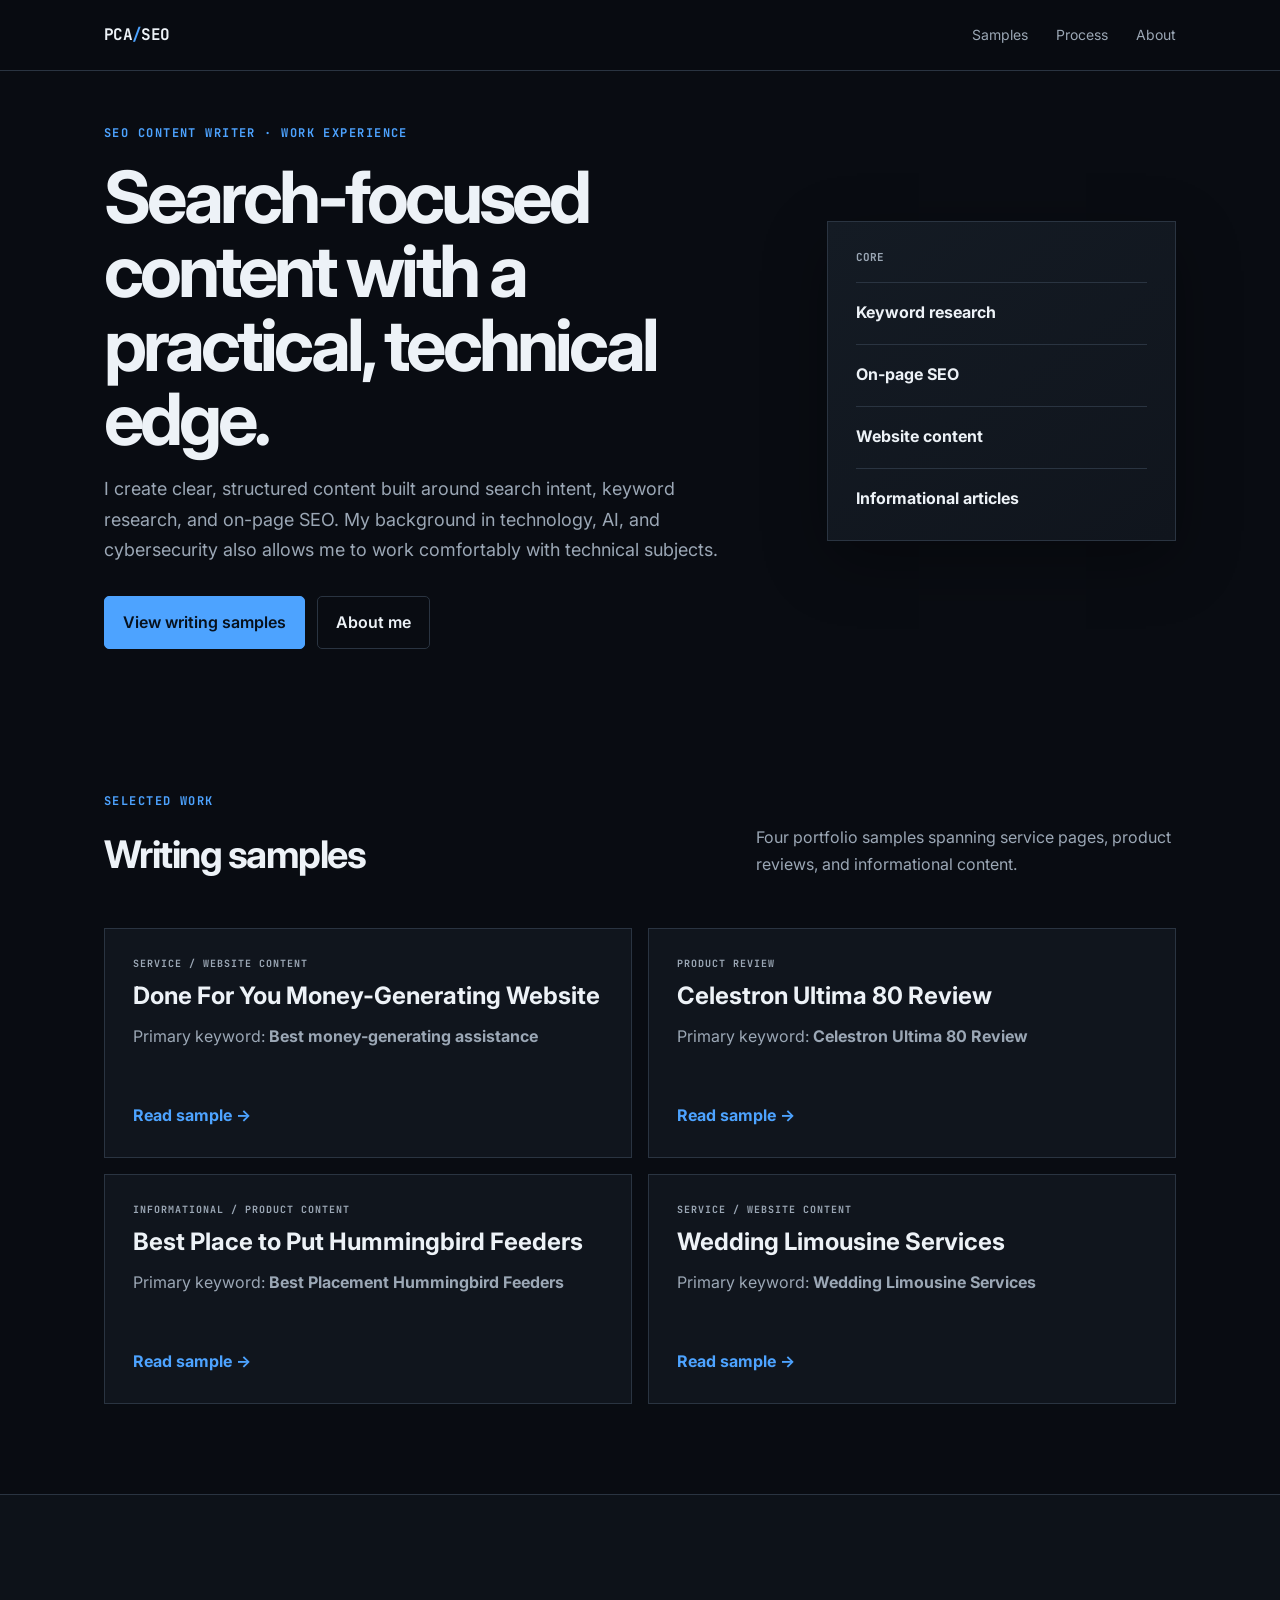
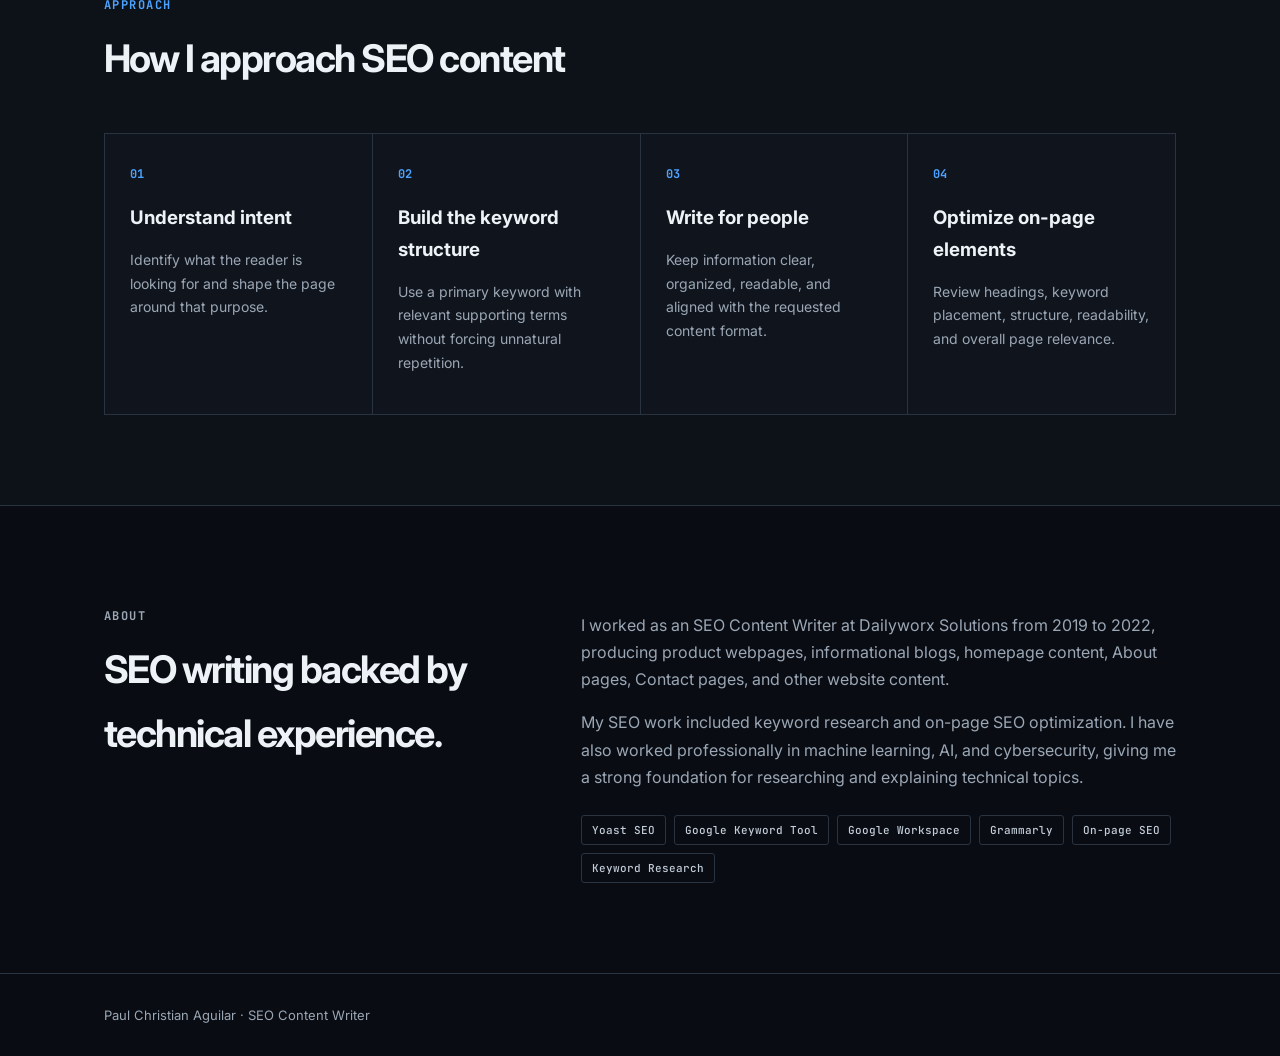
<file: index.html>
<!doctype html><html lang="en"><head><meta charset="utf-8"><meta name="viewport" content="width=device-width,initial-scale=1"><title>Paul Christian Aguilar — SEO Content Writer</title><meta name="description" content="SEO content writing portfolio of Paul Christian Aguilar, covering website copy, product reviews, informational articles, and on-page SEO."><link rel="stylesheet" href="style.css"></head><body><header class="site-header"><div class="wrap nav"><a class="brand" href="index.html">PCA<span>/</span>SEO</a><nav><a href="#samples">Samples</a><a href="#process">Process</a><a href="#about">About</a></nav></div></header><main><section class="hero wrap"><div><p class="eyebrow">SEO CONTENT WRITER · WORK EXPERIENCE</p><h1>Search-focused content with a practical, technical edge.</h1><p class="hero-copy">I create clear, structured content built around search intent, keyword research, and on-page SEO. My background in technology, AI, and cybersecurity also allows me to work comfortably with technical subjects.</p><div class="actions"><a class="btn primary" href="#samples">View writing samples</a><a class="btn" href="#about">About me</a></div></div><div class="hero-panel"><span>CORE</span><strong>Keyword research</strong><strong>On-page SEO</strong><strong>Website content</strong><strong>Informational articles</strong></div></section><section id="samples" class="section wrap"><div class="section-head"><div><p class="eyebrow">SELECTED WORK</p><h2>Writing samples</h2></div><p>Four portfolio samples spanning service pages, product reviews, and informational content.</p></div><div class="grid"><a class="sample-card" href="samples/money-generating-assistance.html"><div class="card-meta">Service / Website Content</div><h3>Done For You Money-Generating Website</h3><p>Primary keyword: <strong>Best money-generating assistance</strong></p><span>Read sample →</span></a><a class="sample-card" href="samples/celestron-ultima-80-review.html"><div class="card-meta">Product Review</div><h3>Celestron Ultima 80 Review</h3><p>Primary keyword: <strong>Celestron Ultima 80 Review</strong></p><span>Read sample →</span></a><a class="sample-card" href="samples/hummingbird-feeder-placement.html"><div class="card-meta">Informational / Product Content</div><h3>Best Place to Put Hummingbird Feeders</h3><p>Primary keyword: <strong>Best Placement Hummingbird Feeders</strong></p><span>Read sample →</span></a><a class="sample-card" href="samples/wedding-limousine-services.html"><div class="card-meta">Service / Website Content</div><h3>Wedding Limousine Services</h3><p>Primary keyword: <strong>Wedding Limousine Services</strong></p><span>Read sample →</span></a></div></section><section id="process" class="section alt"><div class="wrap"><div class="section-head"><div><p class="eyebrow">APPROACH</p><h2>How I approach SEO content</h2></div></div><div class="process-grid"><div><span>01</span><h3>Understand intent</h3><p>Identify what the reader is looking for and shape the page around that purpose.</p></div><div><span>02</span><h3>Build the keyword structure</h3><p>Use a primary keyword with relevant supporting terms without forcing unnatural repetition.</p></div><div><span>03</span><h3>Write for people</h3><p>Keep information clear, organized, readable, and aligned with the requested content format.</p></div><div><span>04</span><h3>Optimize on-page elements</h3><p>Review headings, keyword placement, structure, readability, and overall page relevance.</p></div></div></div></section><section id="about" class="section wrap about"><div><p class="eyebrow">ABOUT</p><h2>SEO writing backed by technical experience.</h2></div><div><p>I worked as an SEO Content Writer at Dailyworx Solutions from 2019 to 2022, producing product webpages, informational blogs, homepage content, About pages, Contact pages, and other website content.</p><p>My SEO work included keyword research and on-page SEO optimization. I have also worked professionally in machine learning, AI, and cybersecurity, giving me a strong foundation for researching and explaining technical topics.</p><div class="chips"><span>Yoast SEO</span><span>Google Keyword Tool</span><span>Google Workspace</span><span>Grammarly</span><span>On-page SEO</span><span>Keyword Research</span></div></div></section></main><footer><div class="wrap">Paul Christian Aguilar · SEO Content Writer</div></footer></body></html>
</file>
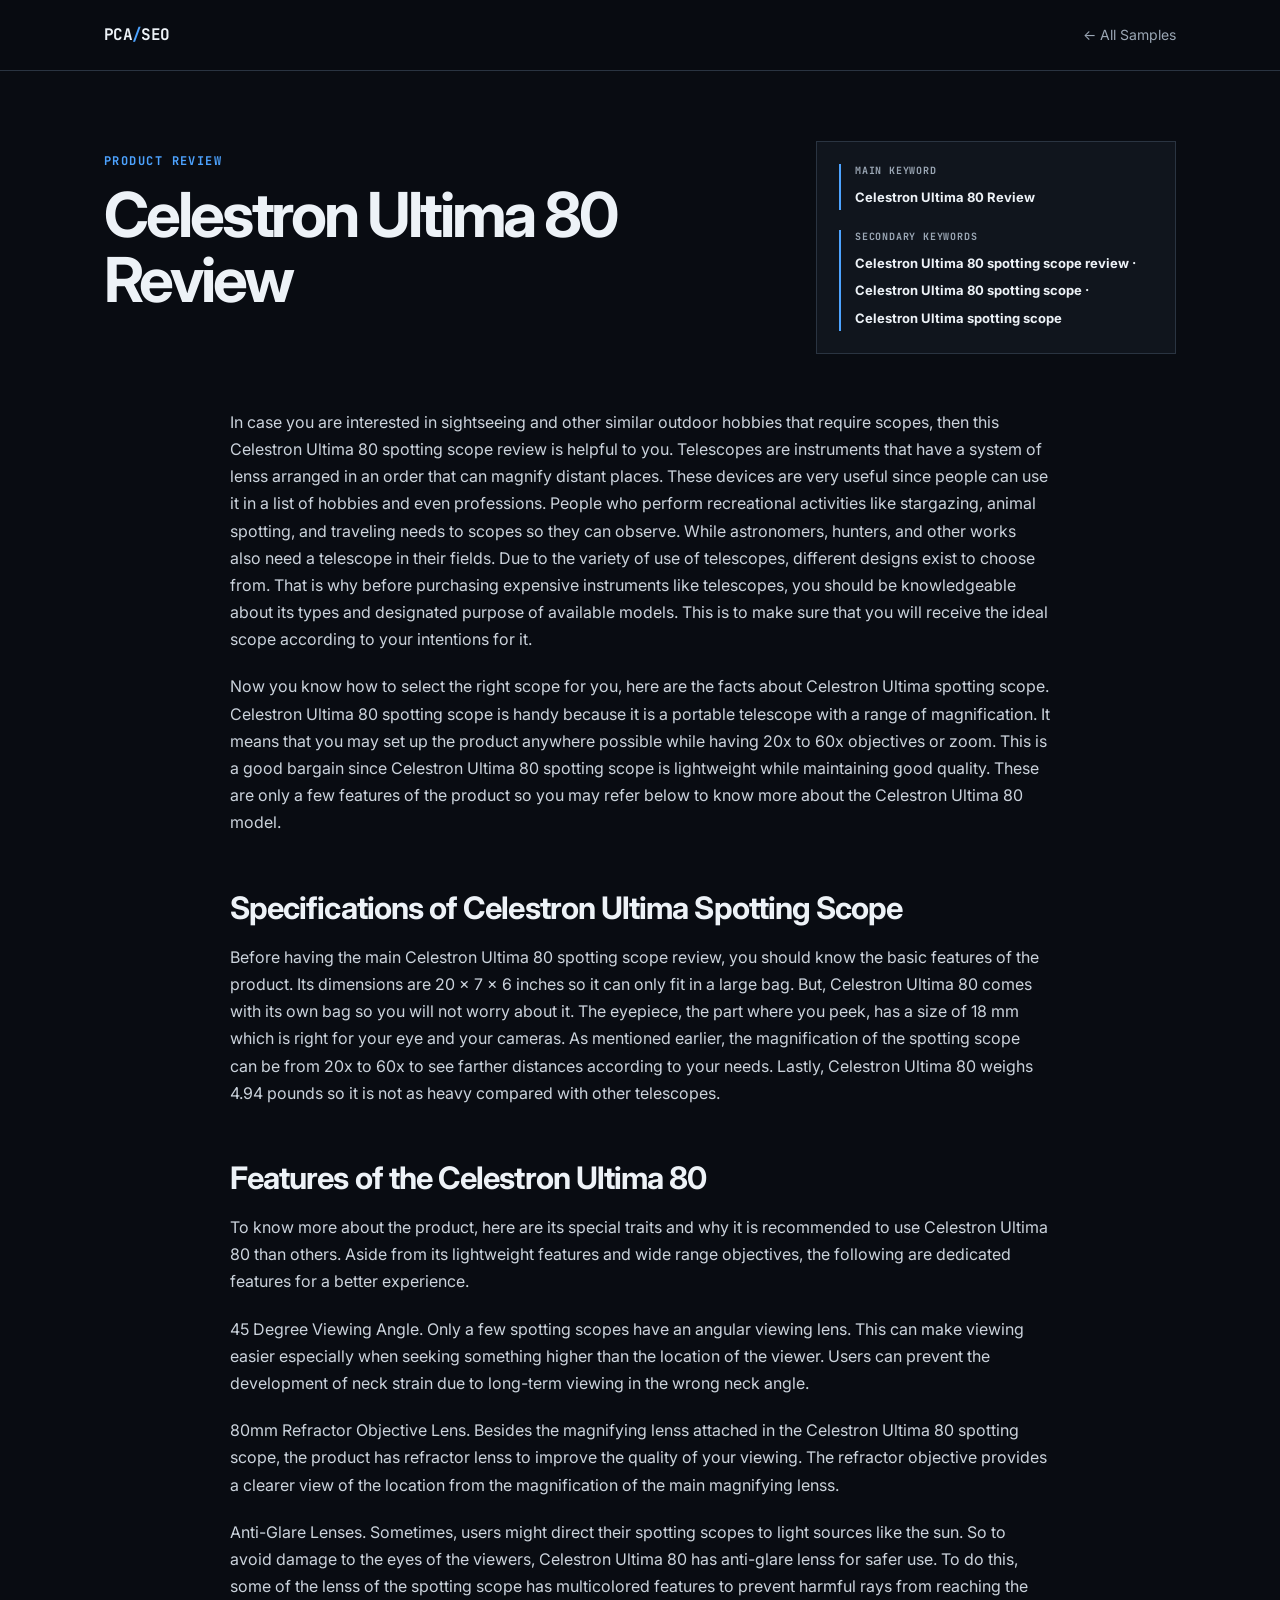
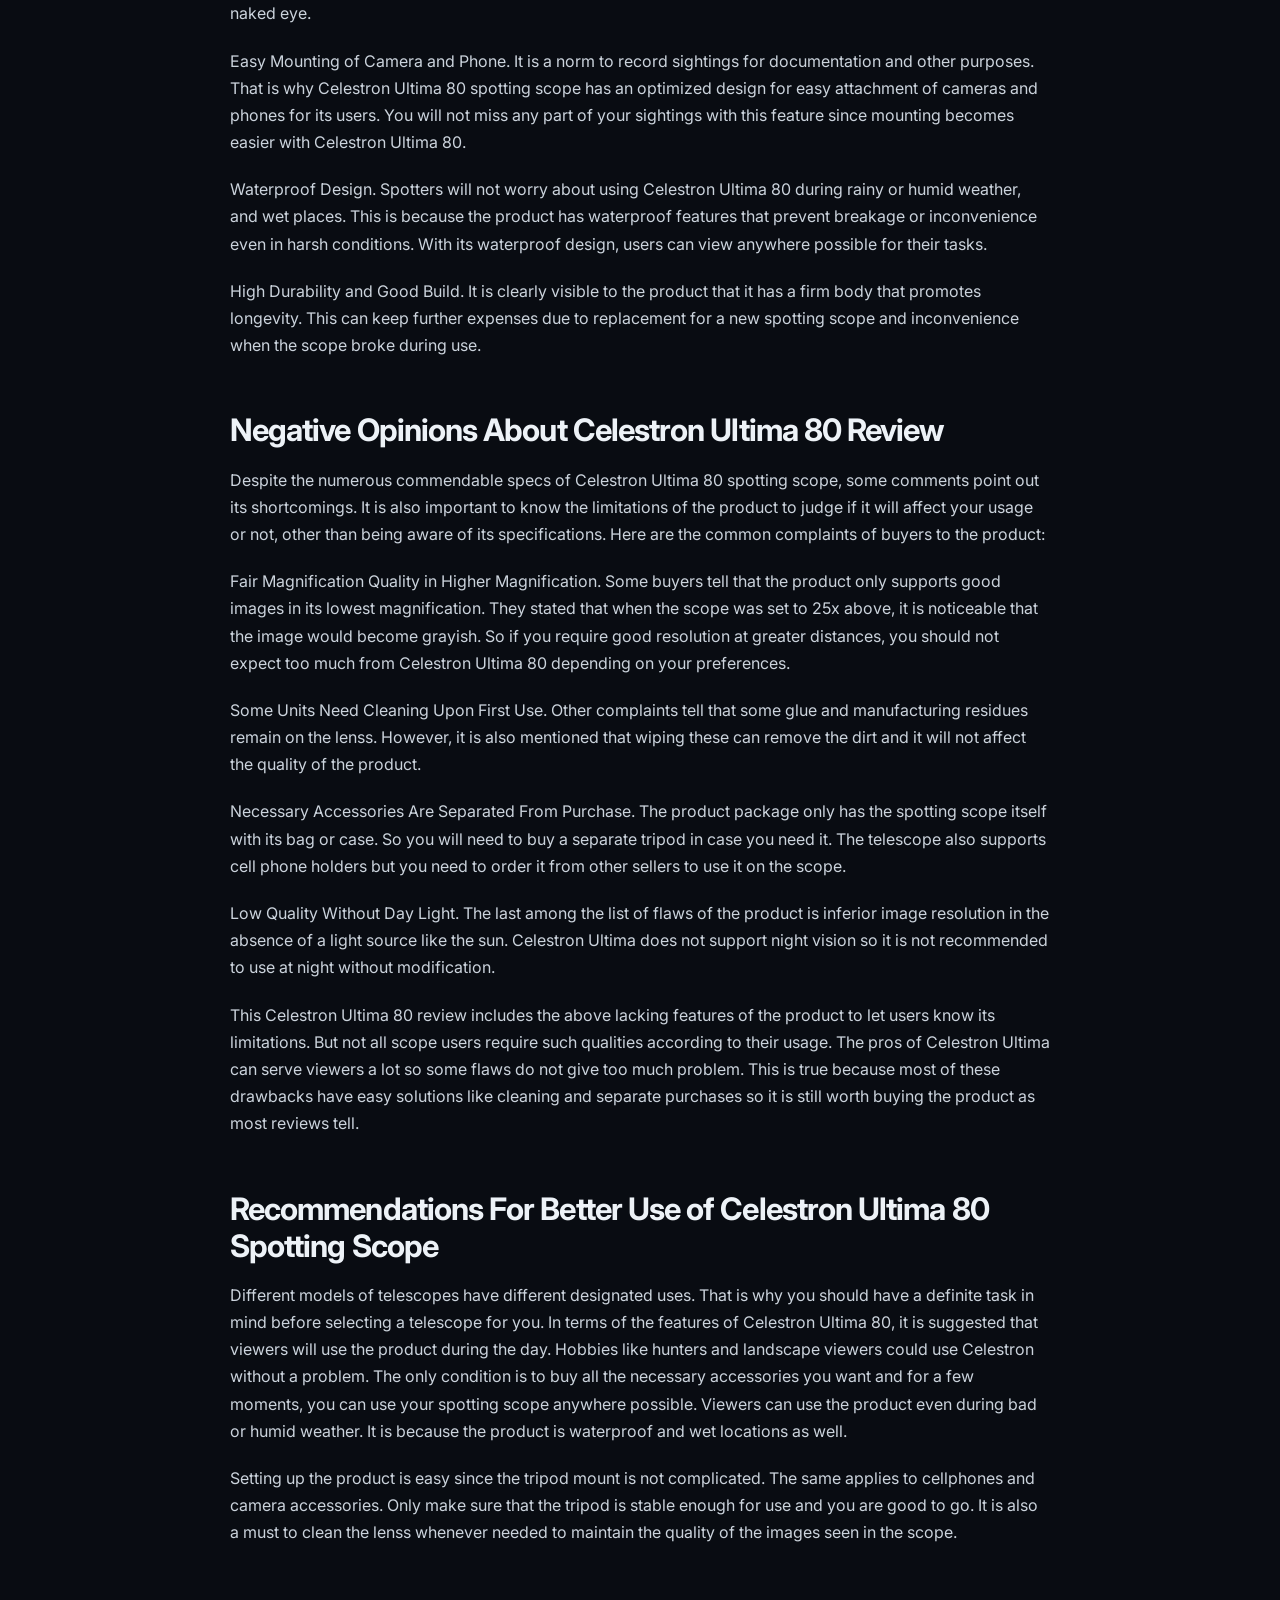
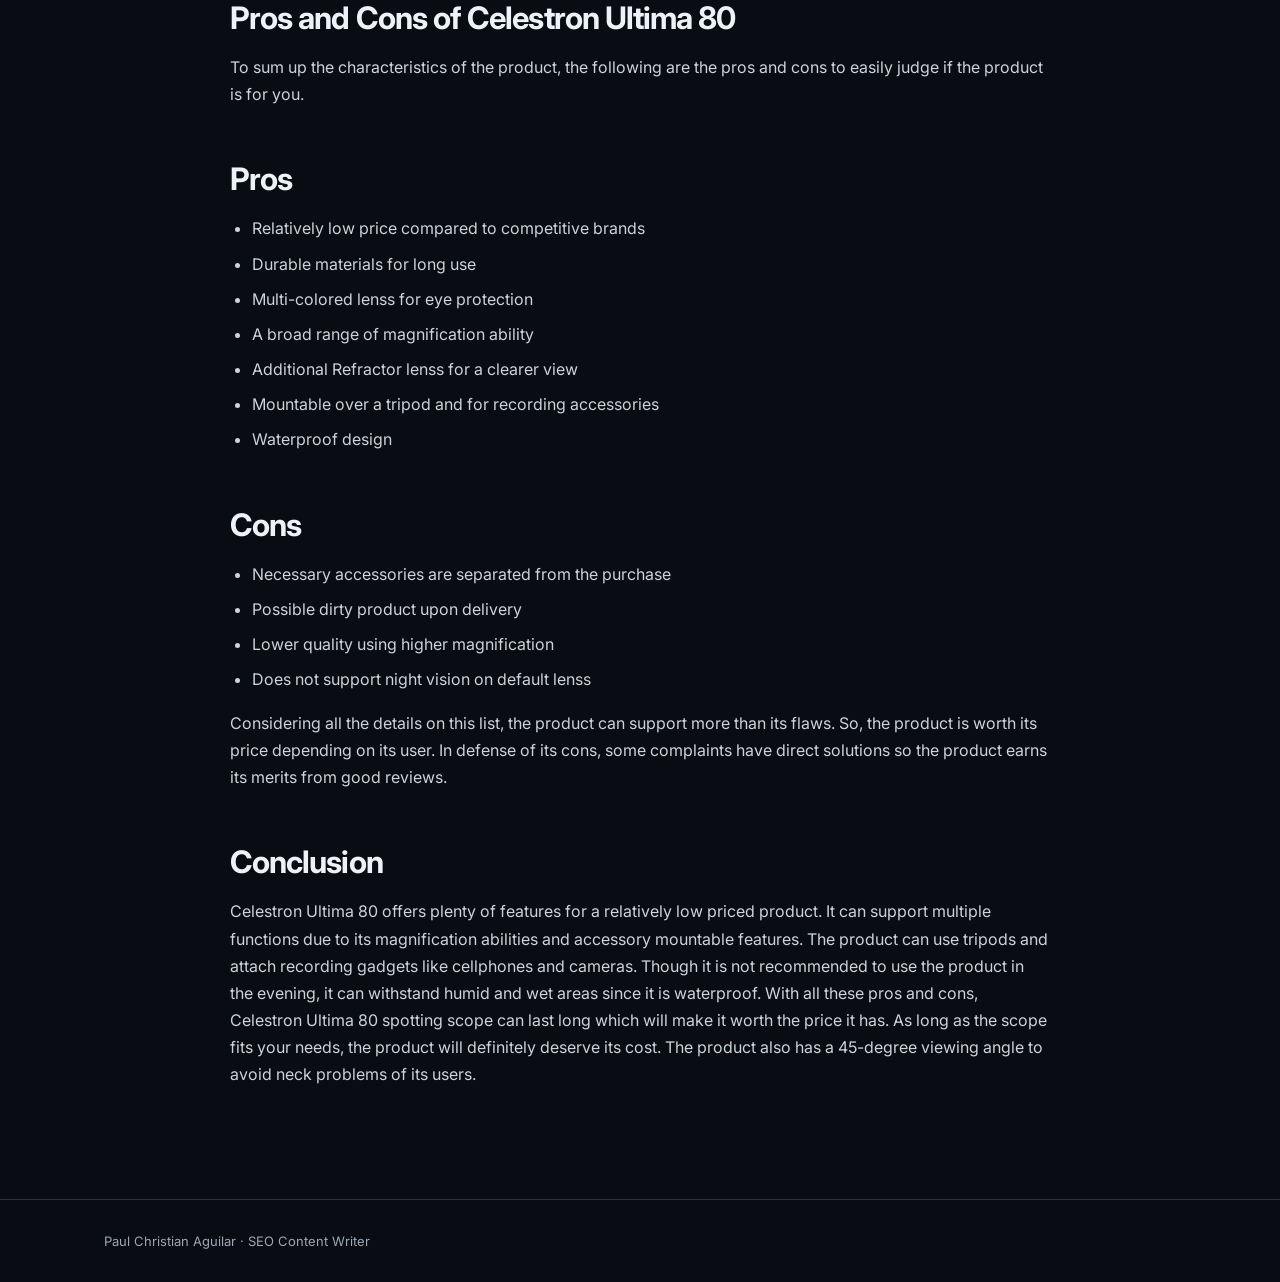
<file: samples/celestron-ultima-80-review.html>
<!doctype html><html lang="en"><head><meta charset="utf-8"><meta name="viewport" content="width=device-width,initial-scale=1"><title>Celestron Ultima 80 Review | Paul Christian Aguilar</title><meta name="description" content="SEO content writing sample: Celestron Ultima 80 Review."><link rel="stylesheet" href="../style.css"></head><body><header class="site-header"><div class="wrap nav"><a class="brand" href="../index.html">PCA<span>/</span>SEO</a><a href="../index.html#samples">← All Samples</a></div></header><main class="wrap sample-page"><div class="sample-top"><div><p class="eyebrow">Product Review</p><h1>Celestron Ultima 80 Review</h1></div><aside class="seo-box"><div><span>Main keyword</span><strong>Celestron Ultima 80 Review</strong></div><div><span>Secondary keywords</span><strong>Celestron Ultima 80 spotting scope review · Celestron Ultima 80 spotting scope · Celestron Ultima spotting scope</strong></div></aside></div><article class="article">
<p>In case you are interested in sightseeing and other similar outdoor hobbies that require scopes, then this Celestron Ultima 80 spotting scope review is helpful to you. Telescopes are instruments that have a system of lenss arranged in an order that can magnify distant places. These devices are very useful since people can use it in a list of hobbies and even professions. People who perform recreational activities like stargazing, animal spotting, and traveling needs to scopes so they can observe. While astronomers, hunters, and other works also need a telescope in their fields. Due to the variety of use of telescopes, different designs exist to choose from. That is why before purchasing expensive instruments like telescopes, you should be knowledgeable about its types and designated purpose of available models. This is to make sure that you will receive the ideal scope according to your intentions for it.</p>
<p>Now you know how to select the right scope for you, here are the facts about Celestron Ultima spotting scope. Celestron Ultima 80 spotting scope is handy because it is a portable telescope with a range of magnification. It means that you may set up the product anywhere possible while having 20x to 60x objectives or zoom. This is a good bargain since Celestron Ultima 80 spotting scope is lightweight while maintaining good quality. These are only a few features of the product so you may refer below to know more about the Celestron Ultima 80 model.</p>
<h2>Specifications of Celestron Ultima Spotting Scope</h2>
<p>Before having the main Celestron Ultima 80 spotting scope review, you should know the basic features of the product. Its dimensions are 20 x 7 x 6 inches so it can only fit in a large bag. But, Celestron Ultima 80 comes with its own bag so you will not worry about it. The eyepiece, the part where you peek, has a size of 18 mm which is right for your eye and your cameras. As mentioned earlier, the magnification of the spotting scope can be from 20x to 60x to see farther distances according to your needs. Lastly, Celestron Ultima 80 weighs 4.94 pounds so it is not as heavy compared with other telescopes.</p>
<h2>Features of the Celestron Ultima 80</h2>
<p>To know more about the product, here are its special traits and why it is recommended to use Celestron Ultima 80 than others. Aside from its lightweight features and wide range objectives, the following are dedicated features for a better experience.</p>
<p>45 Degree Viewing Angle. Only a few spotting scopes have an angular viewing lens. This can make viewing easier especially when seeking something higher than the location of the viewer. Users can prevent the development of neck strain due to long-term viewing in the wrong neck angle.</p>
<p>80mm Refractor Objective Lens. Besides the magnifying lenss attached in the Celestron Ultima 80 spotting scope, the product has refractor lenss to improve the quality of your viewing. The refractor objective provides a clearer view of the location from the magnification of the main magnifying lenss.</p>
<p>Anti-Glare Lenses. Sometimes, users might direct their spotting scopes to light sources like the sun. So to avoid damage to the eyes of the viewers, Celestron Ultima 80 has anti-glare lenss for safer use. To do this, some of the lenss of the spotting scope has multicolored features to prevent harmful rays from reaching the naked eye.</p>
<p>Easy Mounting of Camera and Phone. It is a norm to record sightings for documentation and other purposes. That is why Celestron Ultima 80 spotting scope has an optimized design for easy attachment of cameras and phones for its users. You will not miss any part of your sightings with this feature since mounting becomes easier with Celestron Ultima 80.</p>
<p>Waterproof Design. Spotters will not worry about using Celestron Ultima 80 during rainy or humid weather, and wet places. This is because the product has waterproof features that prevent breakage or inconvenience even in harsh conditions. With its waterproof design, users can view anywhere possible for their tasks.</p>
<p>High Durability and Good Build. It is clearly visible to the product that it has a firm body that promotes longevity. This can keep further expenses due to replacement for a new spotting scope and inconvenience when the scope broke during use.</p>
<h2>Negative Opinions About Celestron Ultima 80 Review</h2>
<p>Despite the numerous commendable specs of Celestron Ultima 80 spotting scope, some comments point out its shortcomings. It is also important to know the limitations of the product to judge if it will affect your usage or not, other than being aware of its specifications. Here are the common complaints of buyers to the product:</p>
<p>Fair Magnification Quality in Higher Magnification. Some buyers tell that the product only supports good images in its lowest magnification. They stated that when the scope was set to 25x above, it is noticeable that the image would become grayish. So if you require good resolution at greater distances, you should not expect too much from Celestron Ultima 80 depending on your preferences.</p>
<p>Some Units Need Cleaning Upon First Use. Other complaints tell that some glue and manufacturing residues remain on the lenss. However, it is also mentioned that wiping these can remove the dirt and it will not affect the quality of the product.</p>
<p>Necessary Accessories Are Separated From Purchase. The product package only has the spotting scope itself with its bag or case. So you will need to buy a separate tripod in case you need it. The telescope also supports cell phone holders but you need to order it from other sellers to use it on the scope.</p>
<p>Low Quality Without Day Light. The last among the list of flaws of the product is inferior image resolution in the absence of a light source like the sun. Celestron Ultima does not support night vision so it is not recommended to use at night without modification.</p>
<p>This Celestron Ultima 80 review includes the above lacking features of the product to let users know its limitations. But not all scope users require such qualities according to their usage. The pros of Celestron Ultima can serve viewers a lot so some flaws do not give too much problem. This is true because most of these drawbacks have easy solutions like cleaning and separate purchases so it is still worth buying the product as most reviews tell.</p>
<h2>Recommendations For Better Use of Celestron Ultima 80 Spotting Scope</h2>
<p>Different models of telescopes have different designated uses. That is why you should have a definite task in mind before selecting a telescope for you. In terms of the features of Celestron Ultima 80, it is suggested that viewers will use the product during the day. Hobbies like hunters and landscape viewers could use Celestron without a problem. The only condition is to buy all the necessary accessories you want and for a few moments, you can use your spotting scope anywhere possible. Viewers can use the product even during bad or humid weather. It is because the product is waterproof and wet locations as well.</p>
<p>Setting up the product is easy since the tripod mount is not complicated. The same applies to cellphones and camera accessories. Only make sure that the tripod is stable enough for use and you are good to go. It is also a must to clean the lenss whenever needed to maintain the quality of the images seen in the scope.</p>
<h2>Pros and Cons of Celestron Ultima 80</h2>
<p>To sum up the characteristics of the product, the following are the pros and cons to easily judge if the product is for you.</p>
<h2>Pros</h2>
<ul class="proscons">
<li>Relatively low price compared to competitive brands</li>
<li>Durable materials for long use</li>
<li>Multi-colored lenss for eye protection</li>
<li>A broad range of magnification ability</li>
<li>Additional Refractor lenss for a clearer view</li>
<li>Mountable over a tripod and for recording accessories</li>
<li>Waterproof design</li>
</ul>
<h2>Cons</h2>
<ul class="proscons">
<li>Necessary accessories are separated from the purchase</li>
<li>Possible dirty product upon delivery</li>
<li>Lower quality using higher magnification</li>
<li>Does not support night vision on default lenss</li>
</ul>
<p>Considering all the details on this list, the product can support more than its flaws. So, the product is worth its price depending on its user. In defense of its cons, some complaints have direct solutions so the product earns its merits from good reviews.</p>
<h2>Conclusion</h2>
<p>Celestron Ultima 80 offers plenty of features for a relatively low priced product. It can support multiple functions due to its magnification abilities and accessory mountable features. The product can use tripods and attach recording gadgets like cellphones and cameras. Though it is not recommended to use the product in the evening, it can withstand humid and wet areas since it is waterproof. With all these pros and cons, Celestron Ultima 80 spotting scope can last long which will make it worth the price it has. As long as the scope fits your needs, the product will definitely deserve its cost. The product also has a 45-degree viewing angle to avoid neck problems of its users.</p></article></main><footer><div class="wrap">Paul Christian Aguilar · SEO Content Writer</div></footer></body></html>
</file>
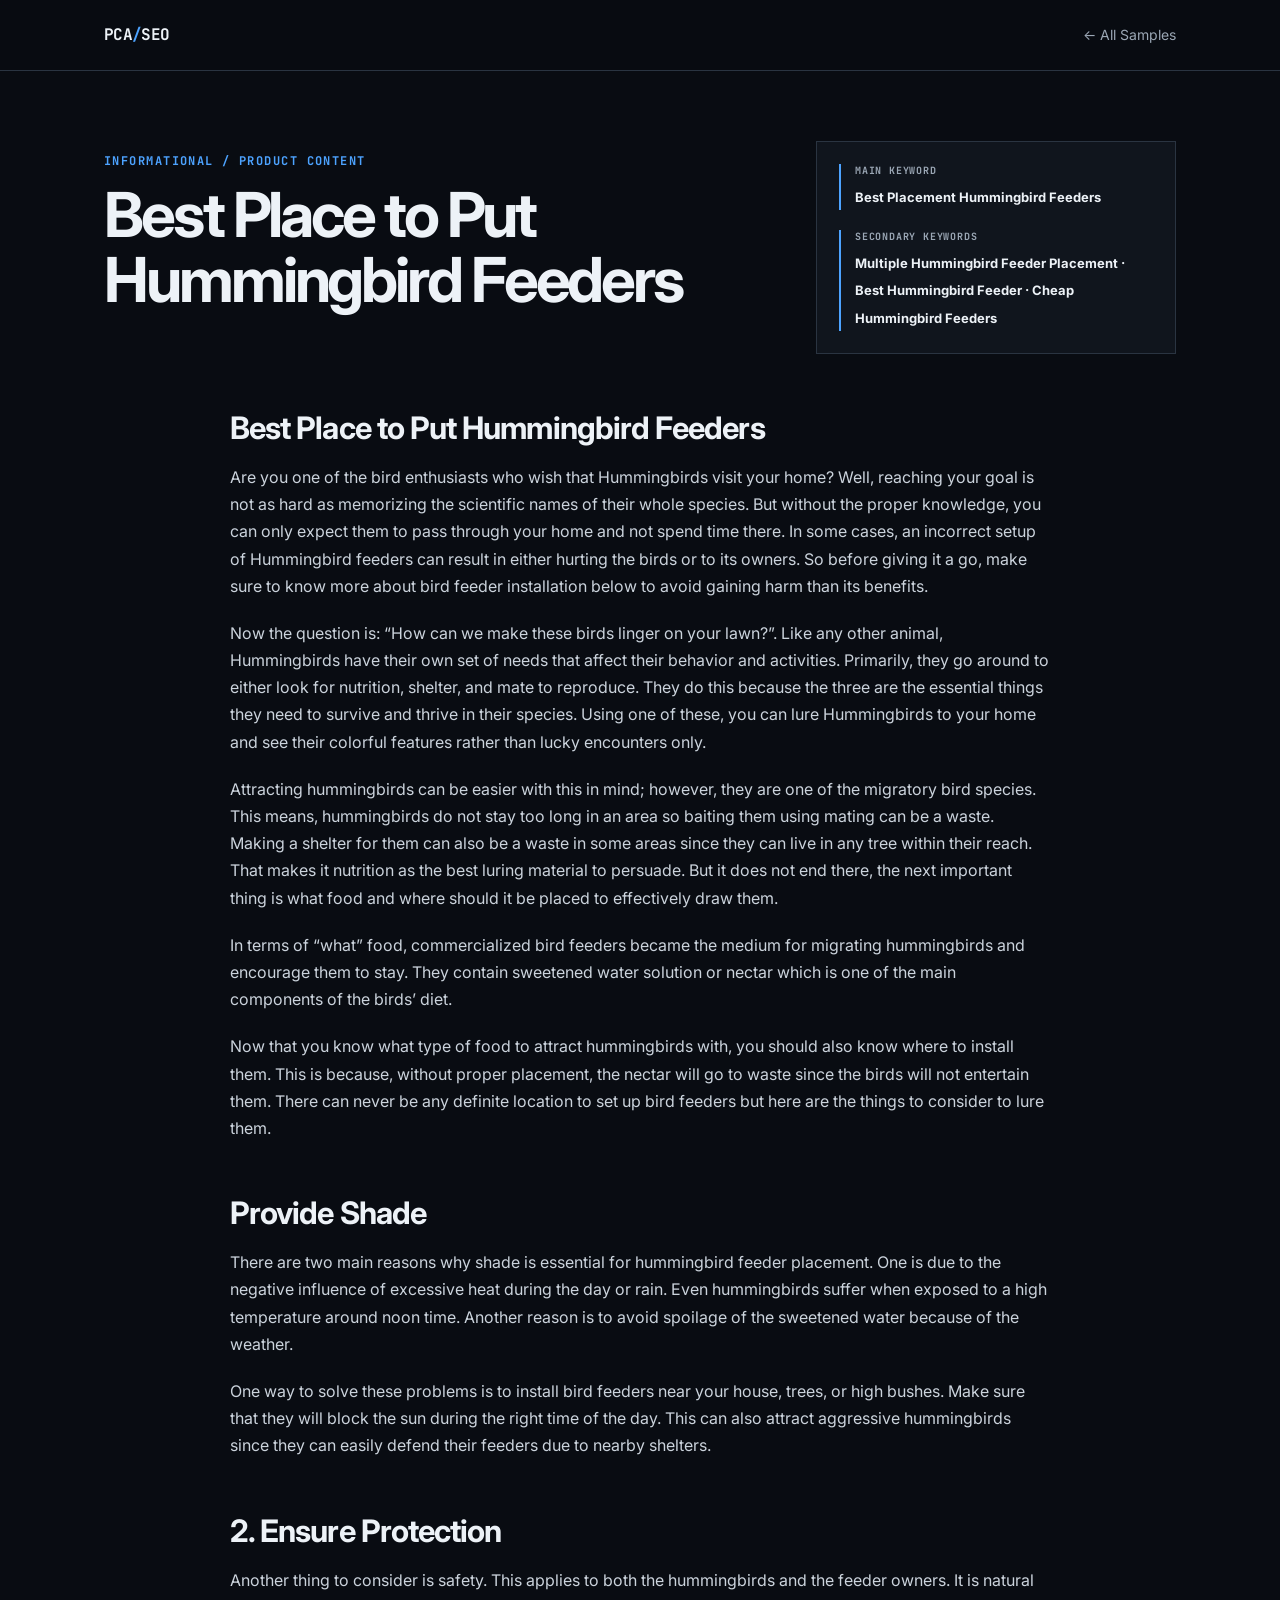
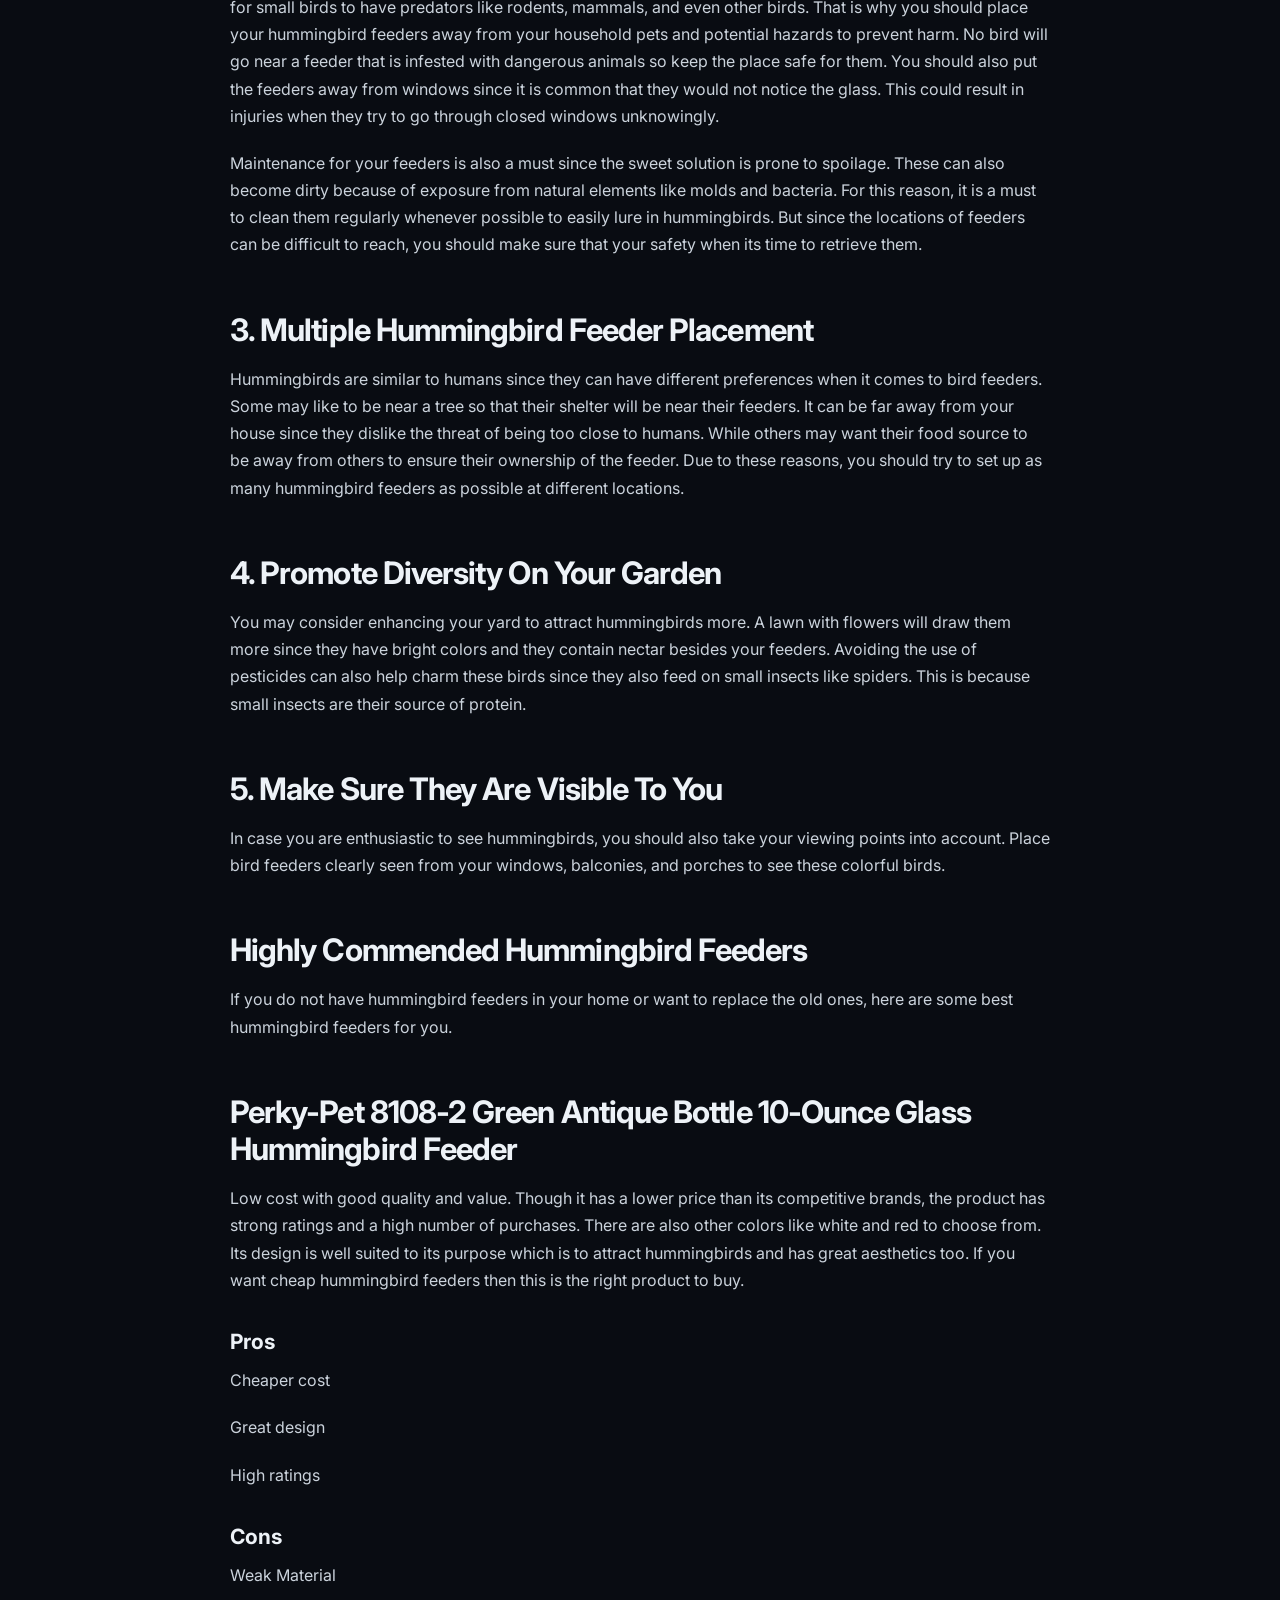
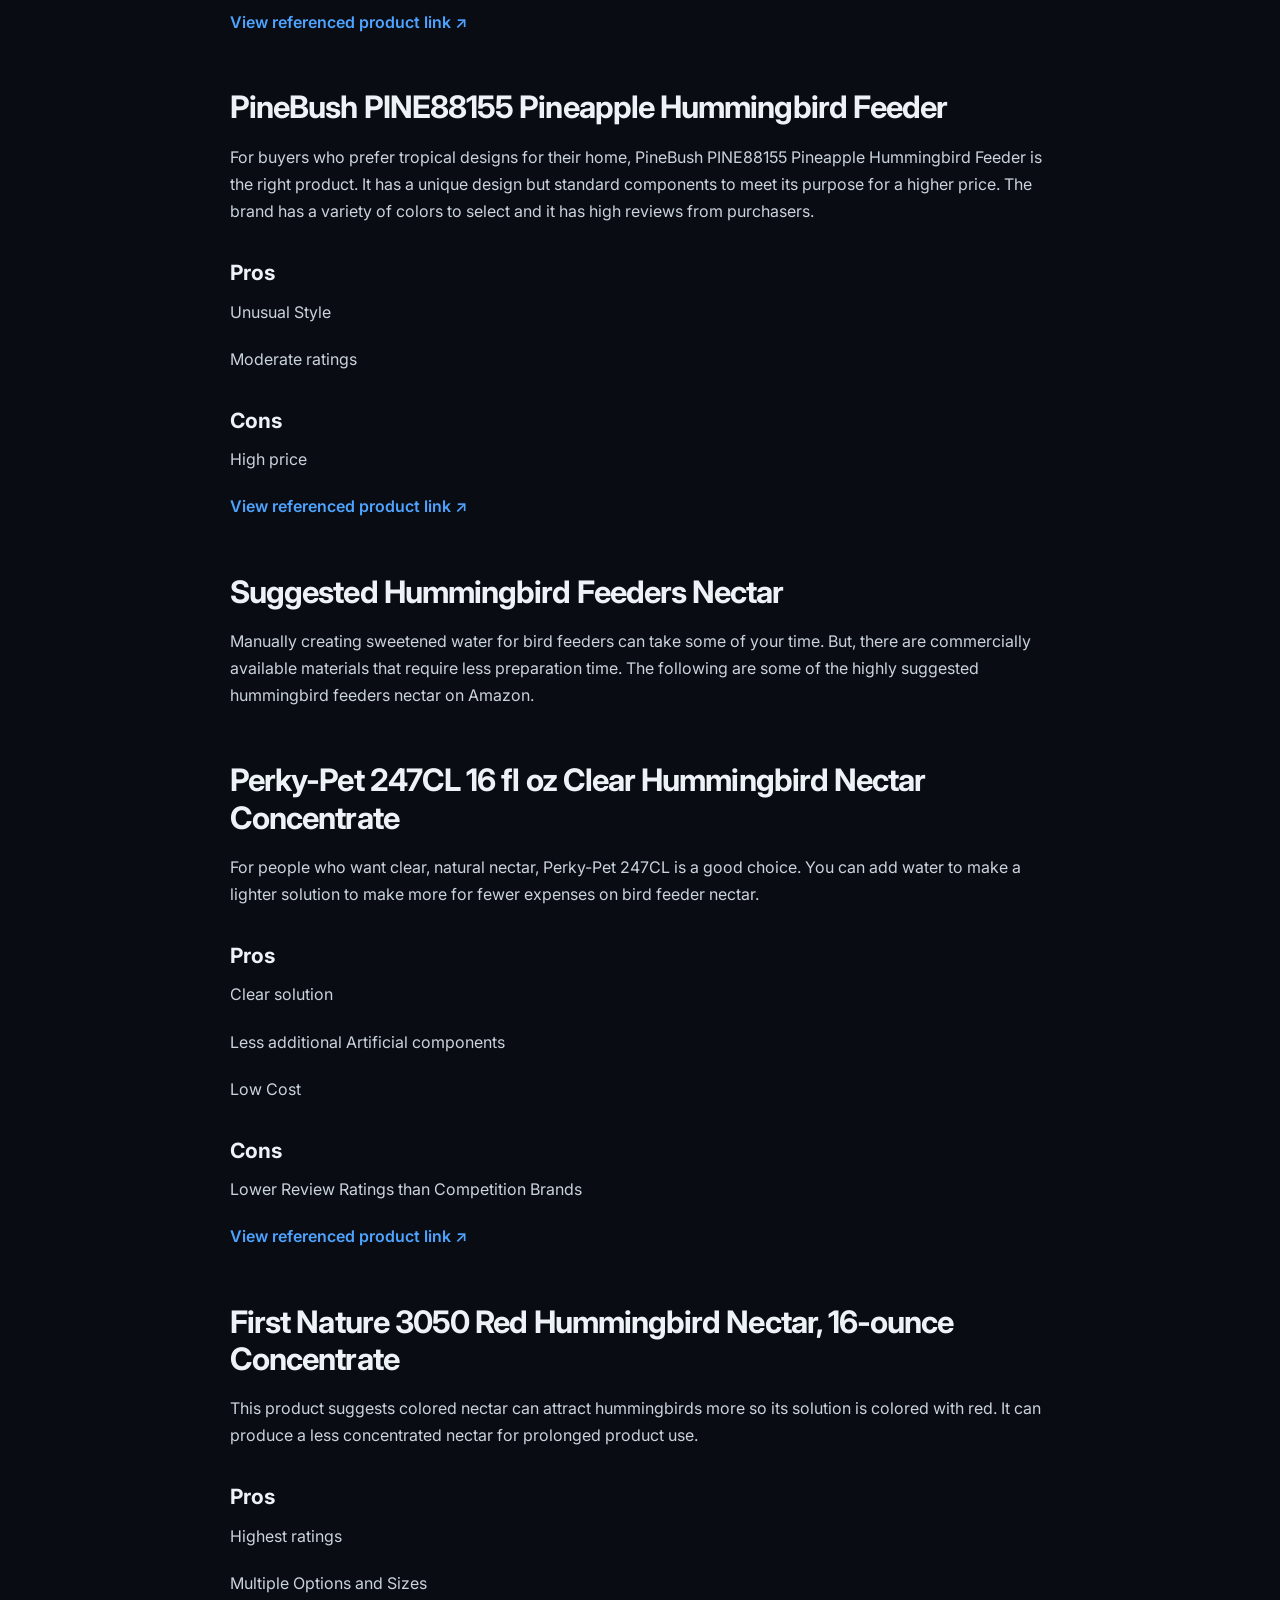
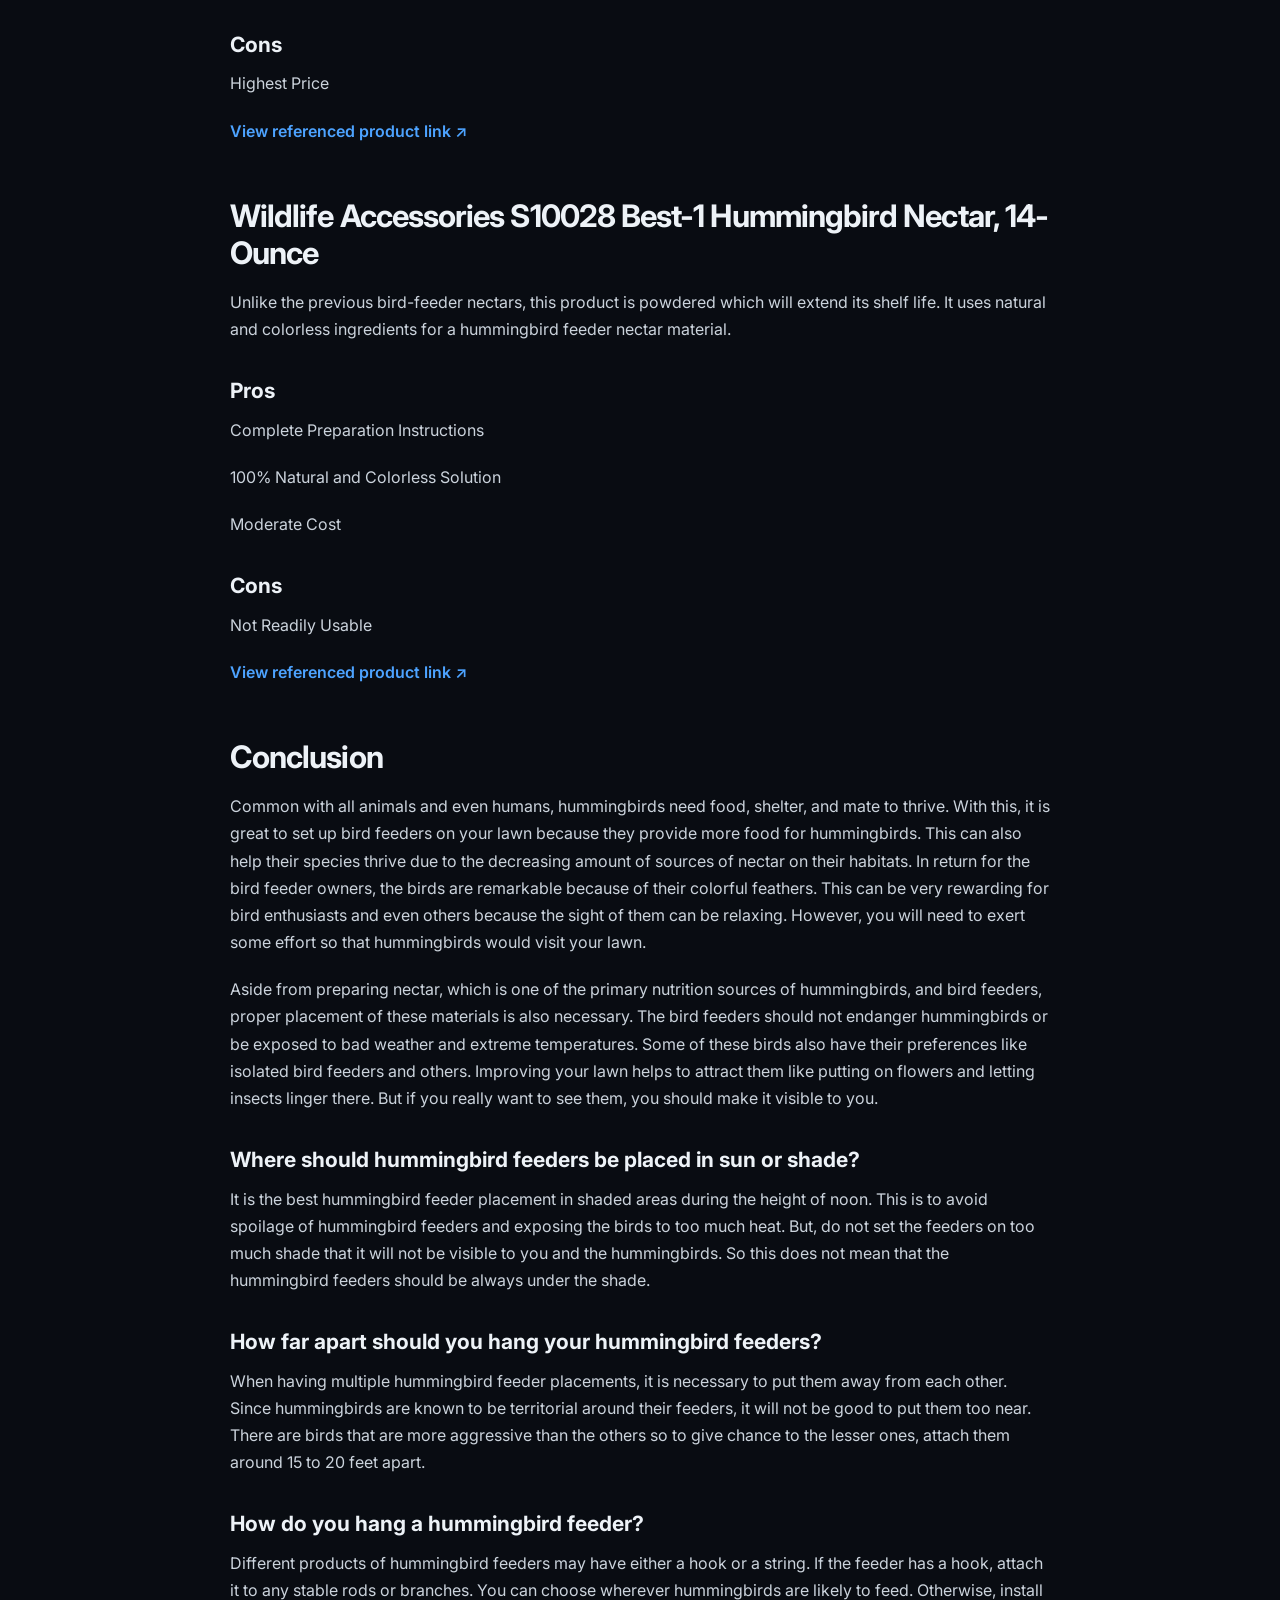
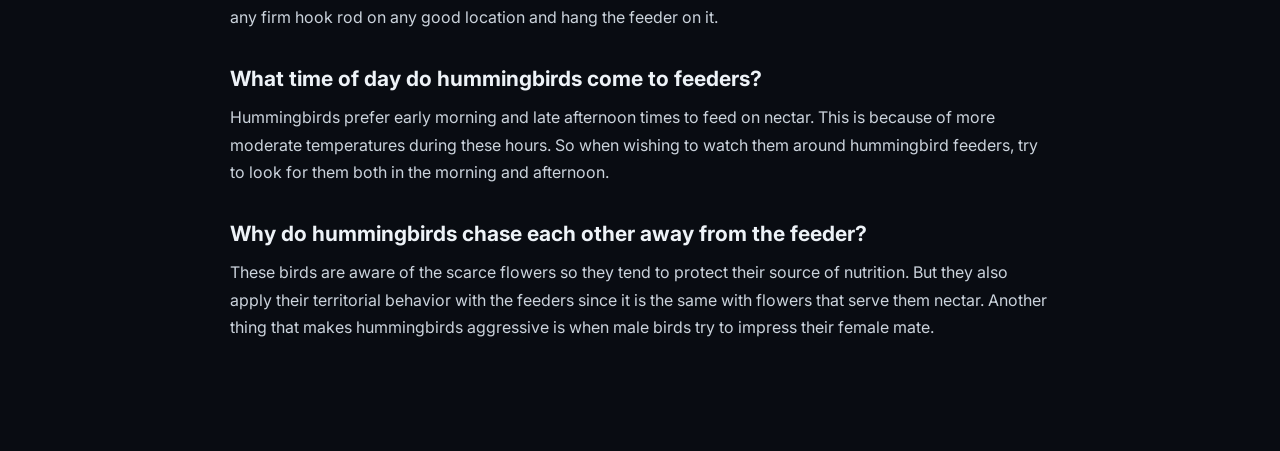
<file: samples/hummingbird-feeder-placement.html>
<!doctype html><html lang="en"><head><meta charset="utf-8"><meta name="viewport" content="width=device-width,initial-scale=1"><title>Best Place to Put Hummingbird Feeders | Paul Christian Aguilar</title><meta name="description" content="SEO content writing sample: Best Place to Put Hummingbird Feeders."><link rel="stylesheet" href="../style.css"></head><body><header class="site-header"><div class="wrap nav"><a class="brand" href="../index.html">PCA<span>/</span>SEO</a><a href="../index.html#samples">← All Samples</a></div></header><main class="wrap sample-page"><div class="sample-top"><div><p class="eyebrow">Informational / Product Content</p><h1>Best Place to Put Hummingbird Feeders</h1></div><aside class="seo-box"><div><span>Main keyword</span><strong>Best Placement Hummingbird Feeders</strong></div><div><span>Secondary keywords</span><strong>Multiple Hummingbird Feeder Placement · Best Hummingbird Feeder · Cheap Hummingbird Feeders</strong></div></aside></div><article class="article"><h2>Best Place to Put Hummingbird Feeders</h2>
<p>Are you one of the bird enthusiasts who wish that Hummingbirds visit your home? Well, reaching your goal is not as hard as memorizing the scientific names of their whole species. But without the proper knowledge, you can only expect them to pass through your home and not spend time there. In some cases, an incorrect setup of Hummingbird feeders can result in either hurting the birds or to its owners. So before giving it a go, make sure to know more about bird feeder installation below to avoid gaining harm than its benefits.</p>
<p>Now the question is: “How can we make these birds linger on your lawn?”. Like any other animal, Hummingbirds have their own set of needs that affect their behavior and activities. Primarily, they go around to either look for nutrition, shelter, and mate to reproduce. They do this because the three are the essential things they need to survive and thrive in their species. Using one of these, you can lure Hummingbirds to your home and see their colorful features rather than lucky encounters only.</p>
<p>Attracting hummingbirds can be easier with this in mind; however, they are one of the migratory bird species. This means, hummingbirds do not stay too long in an area so baiting them using mating can be a waste. Making a shelter for them can also be a waste in some areas since they can live in any tree within their reach. That makes it nutrition as the best luring material to persuade. But it does not end there, the next important thing is what food and where should it be placed to effectively draw them.</p>
<p>In terms of “what” food, commercialized bird feeders became the medium for migrating hummingbirds and encourage them to stay. They contain sweetened water solution or nectar which is one of the main components of the birds’ diet.</p>
<p>Now that you know what type of food to attract hummingbirds with, you should also know where to install them. This is because, without proper placement, the nectar will go to waste since the birds will not entertain them. There can never be any definite location to set up bird feeders but here are the things to consider to lure them.</p>
<h2>Provide Shade</h2>
<p>There are two main reasons why shade is essential for hummingbird feeder placement. One is due to the negative influence of excessive heat during the day or rain. Even hummingbirds suffer when exposed to a high temperature around noon time. Another reason is to avoid spoilage of the sweetened water because of the weather.</p>
<p>One way to solve these problems is to install bird feeders near your house, trees, or high bushes. Make sure that they will block the sun during the right time of the day. This can also attract aggressive hummingbirds since they can easily defend their feeders due to nearby shelters.</p>
<h2>2. Ensure Protection</h2>
<p>Another thing to consider is safety. This applies to both the hummingbirds and the feeder owners. It is natural for small birds to have predators like rodents, mammals, and even other birds. That is why you should place your hummingbird feeders away from your household pets and potential hazards to prevent harm. No bird will go near a feeder that is infested with dangerous animals so keep the place safe for them. You should also put the feeders away from windows since it is common that they would not notice the glass. This could result in injuries when they try to go through closed windows unknowingly.</p>
<p>Maintenance for your feeders is also a must since the sweet solution is prone to spoilage. These can also become dirty because of exposure from natural elements like molds and bacteria. For this reason, it is a must to clean them regularly whenever possible to easily lure in hummingbirds. But since the locations of feeders can be difficult to reach, you should make sure that your safety when its time to retrieve them.</p>
<h2>3. Multiple Hummingbird Feeder Placement</h2>
<p>Hummingbirds are similar to humans since they can have different preferences when it comes to bird feeders. Some may like to be near a tree so that their shelter will be near their feeders. It can be far away from your house since they dislike the threat of being too close to humans. While others may want their food source to be away from others to ensure their ownership of the feeder. Due to these reasons, you should try to set up as many hummingbird feeders as possible at different locations.</p>
<h2>4. Promote Diversity On Your Garden</h2>
<p>You may consider enhancing your yard to attract hummingbirds more. A lawn with flowers will draw them more since they have bright colors and they contain nectar besides your feeders. Avoiding the use of pesticides can also help charm these birds since they also feed on small insects like spiders. This is because small insects are their source of protein.</p>
<h2>5. Make Sure They Are Visible To You</h2>
<p>In case you are enthusiastic to see hummingbirds, you should also take your viewing points into account. Place bird feeders clearly seen from your windows, balconies, and porches to see these colorful birds.</p>
<h2>Highly Commended Hummingbird Feeders</h2>
<p>If you do not have hummingbird feeders in your home or want to replace the old ones, here are some best hummingbird feeders for you.</p>
<h2>Perky-Pet 8108-2 Green Antique Bottle 10-Ounce Glass Hummingbird Feeder</h2>
<p>Low cost with good quality and value. Though it has a lower price than its competitive brands, the product has strong ratings and a high number of purchases. There are also other colors like white and red to choose from. Its design is well suited to its purpose which is to attract hummingbirds and has great aesthetics too. If you want cheap hummingbird feeders then this is the right product to buy.</p>
<h3>Pros</h3>
<p>Cheaper cost</p>
<p>Great design</p>
<p>High ratings</p>
<h3>Cons</h3>
<p>Weak Material</p>
<p><a class="source-link" href="https://www.amazon.com/Perky-Pet-8108-2-Antique-10-Ounce-Hummingbird/" target="_blank" rel="noopener">View referenced product link ↗</a></p>
<h2>PineBush PINE88155 Pineapple Hummingbird Feeder</h2>
<p>For buyers who prefer tropical designs for their home, PineBush PINE88155 Pineapple Hummingbird Feeder is the right product. It has a unique design but standard components to meet its purpose for a higher price. The brand has a variety of colors to select and it has high reviews from purchasers.</p>
<h3>Pros</h3>
<p>Unusual Style</p>
<p>Moderate ratings</p>
<h3>Cons</h3>
<p>High price</p>
<p><a class="source-link" href="https://www.amazon.com/PineBush-PINE88155-Pineapple-Hummingbird-Feeder/" target="_blank" rel="noopener">View referenced product link ↗</a></p>
<h2>Suggested Hummingbird Feeders Nectar</h2>
<p>Manually creating sweetened water for bird feeders can take some of your time. But, there are commercially available materials that require less preparation time. The following are some of the highly suggested hummingbird feeders nectar on Amazon.</p>
<h2>Perky-Pet 247CL 16 fl oz Clear Hummingbird Nectar Concentrate</h2>
<p>For people who want clear, natural nectar, Perky-Pet 247CL is a good choice. You can add water to make a lighter solution to make more for fewer expenses on bird feeder nectar.</p>
<h3>Pros</h3>
<p>Clear solution</p>
<p>Less additional Artificial components</p>
<p>Low Cost</p>
<h3>Cons</h3>
<p>Lower Review Ratings than Competition Brands</p>
<p><a class="source-link" href="https://www.amazon.com/Perky-Pet-247CL-Hummingbird-Nectar-Concentrate/" target="_blank" rel="noopener">View referenced product link ↗</a></p>
<h2>First Nature 3050 Red Hummingbird Nectar, 16-ounce Concentrate</h2>
<p>This product suggests colored nectar can attract hummingbirds more so its solution is colored with red. It can produce a less concentrated nectar for prolonged product use.</p>
<h3>Pros</h3>
<p>Highest ratings</p>
<p>Multiple Options and Sizes</p>
<h3>Cons</h3>
<p>Highest Price</p>
<p><a class="source-link" href="https://www.amazon.com/First-Nature-Hummingbird-16-ounce-Concentrate/" target="_blank" rel="noopener">View referenced product link ↗</a></p>
<h2>Wildlife Accessories S10028 Best-1 Hummingbird Nectar, 14-Ounce</h2>
<p>Unlike the previous bird-feeder nectars, this product is powdered which will extend its shelf life. It uses natural and colorless ingredients for a hummingbird feeder nectar material.</p>
<h3>Pros</h3>
<p>Complete Preparation Instructions</p>
<p>100% Natural and Colorless Solution</p>
<p>Moderate Cost</p>
<h3>Cons</h3>
<p>Not Readily Usable</p>
<p><a class="source-link" href="https://www.amazon.com/Original-Best-1-Hummingbird-Instant-Best/" target="_blank" rel="noopener">View referenced product link ↗</a></p>
<h2>Conclusion</h2>
<p>Common with all animals and even humans, hummingbirds need food, shelter, and mate to thrive. With this, it is great to set up bird feeders on your lawn because they provide more food for hummingbirds. This can also help their species thrive due to the decreasing amount of sources of nectar on their habitats. In return for the bird feeder owners, the birds are remarkable because of their colorful feathers. This can be very rewarding for bird enthusiasts and even others because the sight of them can be relaxing. However, you will need to exert some effort so that hummingbirds would visit your lawn.</p>
<p>Aside from preparing nectar, which is one of the primary nutrition sources of hummingbirds, and bird feeders, proper placement of these materials is also necessary. The bird feeders should not endanger hummingbirds or be exposed to bad weather and extreme temperatures. Some of these birds also have their preferences like isolated bird feeders and others. Improving your lawn helps to attract them like putting on flowers and letting insects linger there. But if you really want to see them, you should make it visible to you.</p>
<h3>Where should hummingbird feeders be placed in sun or shade?</h3>
<p>It is the best hummingbird feeder placement in shaded areas during the height of noon. This is to avoid spoilage of hummingbird feeders and exposing the birds to too much heat. But, do not set the feeders on too much shade that it will not be visible to you and the hummingbirds. So this does not mean that the hummingbird feeders should be always under the shade.</p>
<h3>How far apart should you hang your hummingbird feeders?</h3>
<p>When having multiple hummingbird feeder placements, it is necessary to put them away from each other. Since hummingbirds are known to be territorial around their feeders, it will not be good to put them too near. There are birds that are more aggressive than the others so to give chance to the lesser ones, attach them around 15 to 20 feet apart.</p>
<h3>How do you hang a hummingbird feeder?</h3>
<p>Different products of hummingbird feeders may have either a hook or a string. If the feeder has a hook, attach it to any stable rods or branches. You can choose wherever hummingbirds are likely to feed. Otherwise, install any firm hook rod on any good location and hang the feeder on it.</p>
<h3>What time of day do hummingbirds come to feeders?</h3>
<p>Hummingbirds prefer early morning and late afternoon times to feed on nectar. This is because of more moderate temperatures during these hours. So when wishing to watch them around hummingbird feeders, try to look for them both in the morning and afternoon.</p>
<h3>Why do hummingbirds chase each other away from the feeder?</h3>
<p>These birds are aware of the scarce flowers so they tend to protect their source of nutrition. But they also apply their territorial behavior with the feeders since it is the same with flowers that serve them nectar. Another thing that makes hummingbirds aggressive is when male birds try to impress their female mate.</p></article></footer></body></html>
</file>
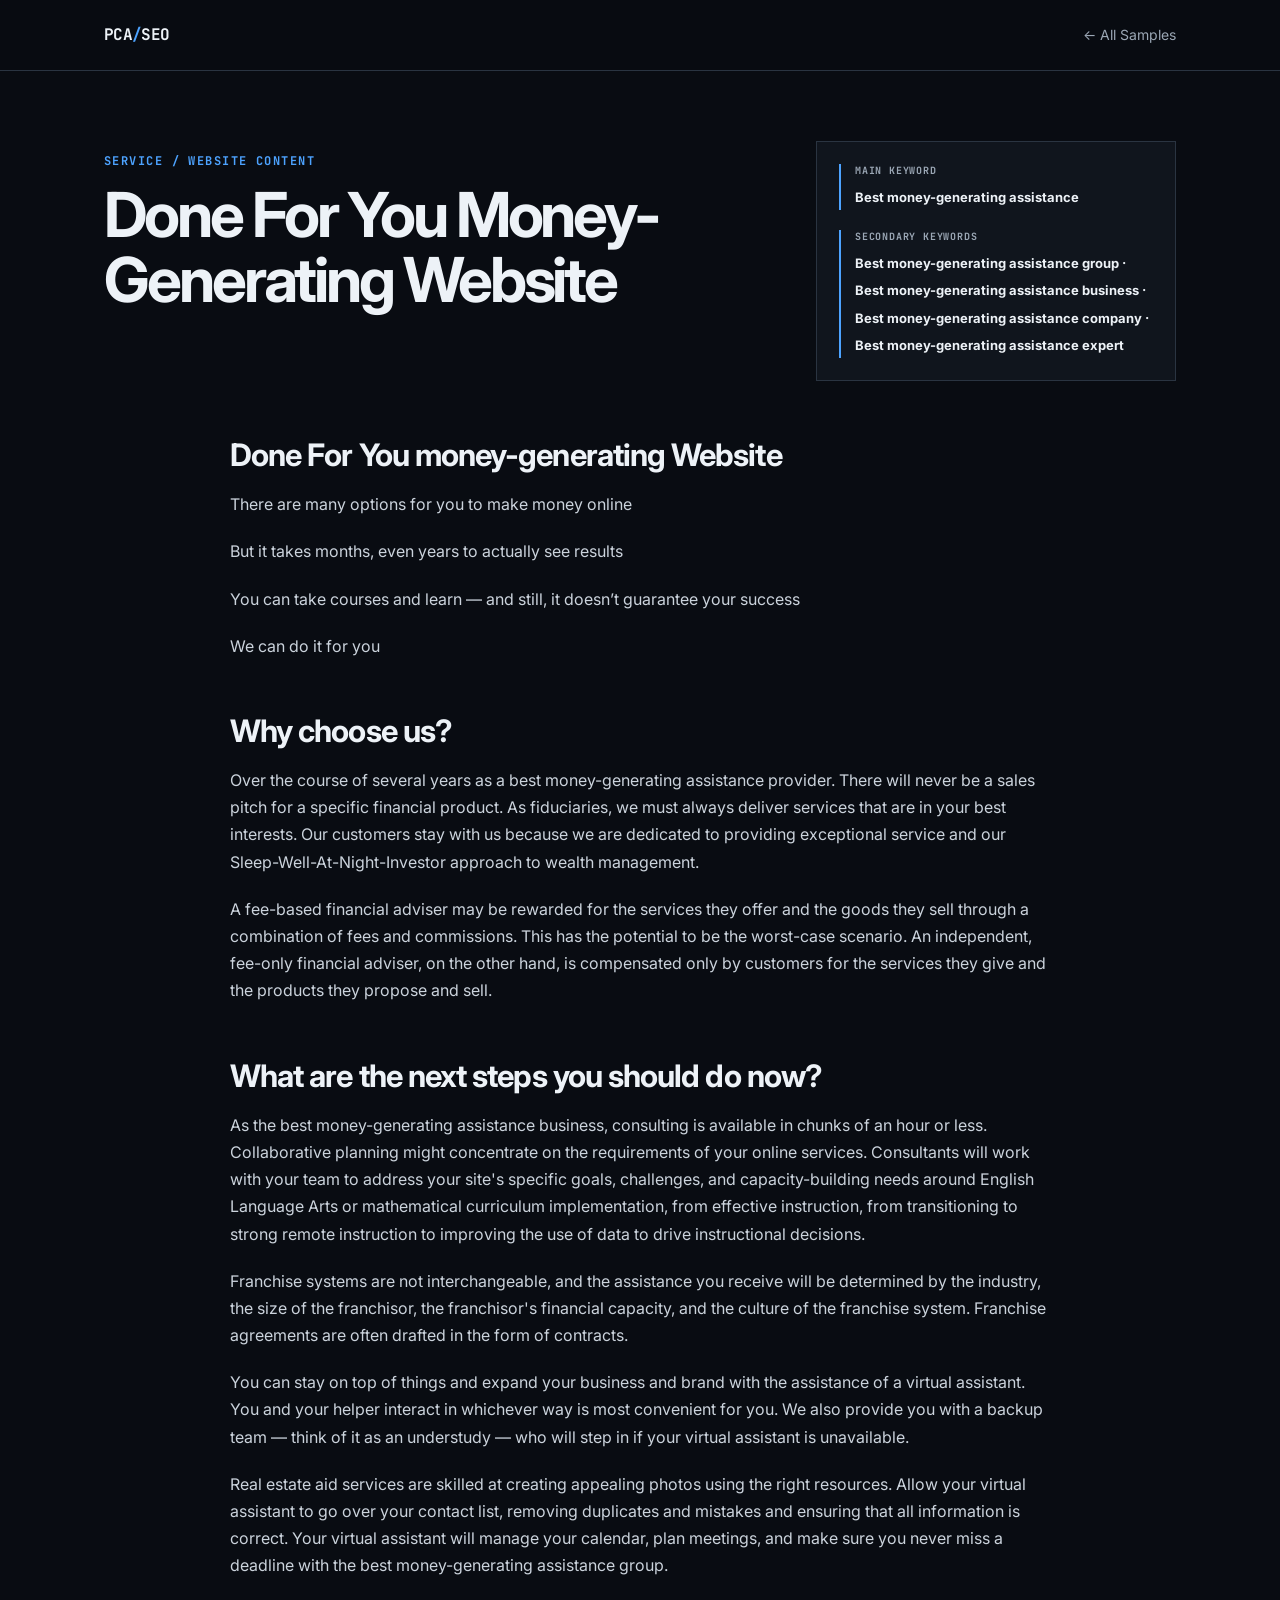
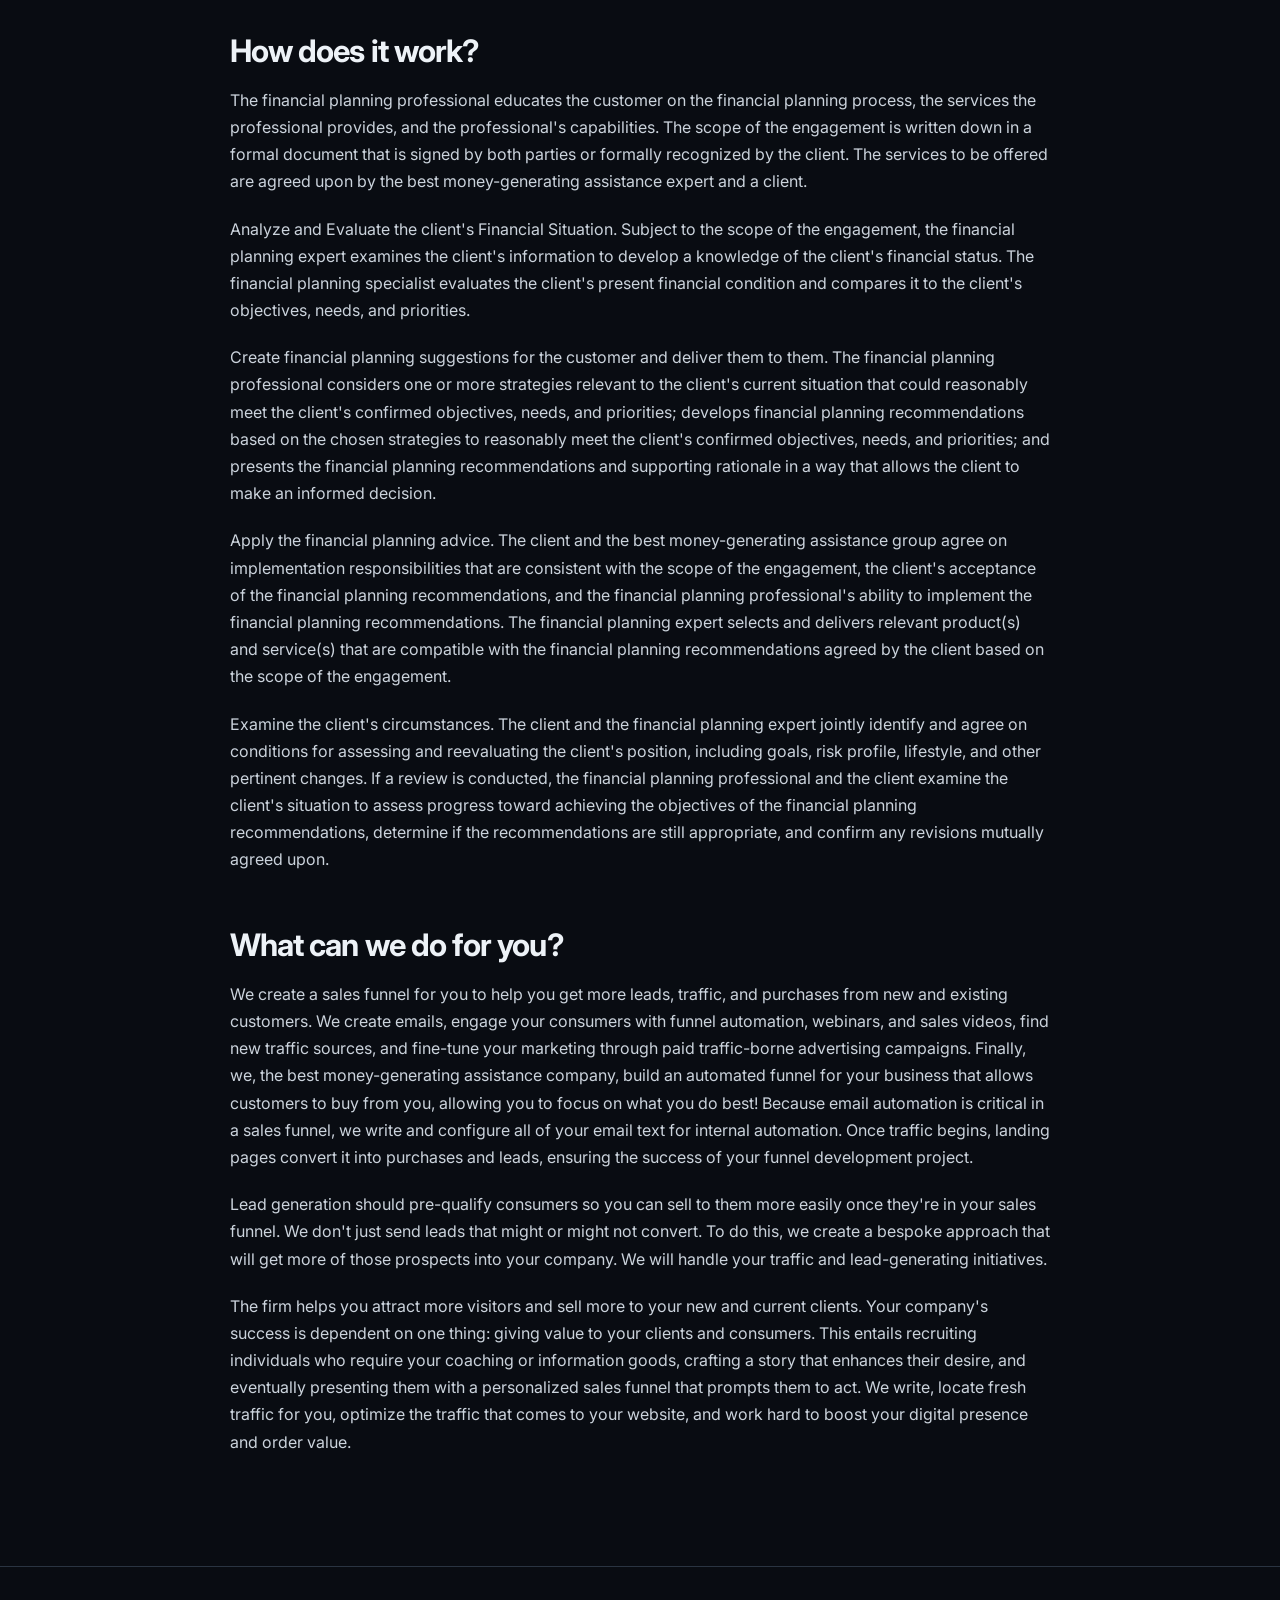
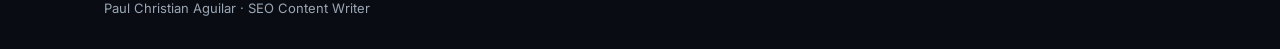
<file: samples/money-generating-assistance.html>
<!doctype html><html lang="en"><head><meta charset="utf-8"><meta name="viewport" content="width=device-width,initial-scale=1"><title>Done For You Money-Generating Website | Paul Christian Aguilar</title><meta name="description" content="SEO content writing sample: Done For You Money-Generating Website."><link rel="stylesheet" href="../style.css"></head><body><header class="site-header"><div class="wrap nav"><a class="brand" href="../index.html">PCA<span>/</span>SEO</a><a href="../index.html#samples">← All Samples</a></div></header><main class="wrap sample-page"><div class="sample-top"><div><p class="eyebrow">Service / Website Content</p><h1>Done For You Money-Generating Website</h1></div><aside class="seo-box"><div><span>Main keyword</span><strong>Best money-generating assistance</strong></div><div><span>Secondary keywords</span><strong>Best money-generating assistance group · Best money-generating assistance business · Best money-generating assistance company · Best money-generating assistance expert</strong></div></aside></div><article class="article"><h2>Done For You money-generating Website</h2>
<p>There are many options for you to make money online</p>
<p>But it takes months, even years to actually see results</p>
<p>You can take courses and learn — and still, it doesn’t guarantee your success</p>
<p>We can do it for you</p>
<h2>Why choose us?</h2>
<p>Over the course of several years as a best money-generating assistance provider. There will never be a sales pitch for a specific financial product. As fiduciaries, we must always deliver services that are in your best interests. Our customers stay with us because we are dedicated to providing exceptional service and our Sleep-Well-At-Night-Investor approach to wealth management.</p>
<p>A fee-based financial adviser may be rewarded for the services they offer and the goods they sell through a combination of fees and commissions. This has the potential to be the worst-case scenario. An independent, fee-only financial adviser, on the other hand, is compensated only by customers for the services they give and the products they propose and sell.</p>
<h2>What are the next steps you should do now?</h2>
<p>As the best money-generating assistance business, consulting is available in chunks of an hour or less. Collaborative planning might concentrate on the requirements of your online services. Consultants will work with your team to address your site&#x27;s specific goals, challenges, and capacity-building needs around English Language Arts or mathematical curriculum implementation, from effective instruction, from transitioning to strong remote instruction to improving the use of data to drive instructional decisions.</p>
<p>Franchise systems are not interchangeable, and the assistance you receive will be determined by the industry, the size of the franchisor, the franchisor&#x27;s financial capacity, and the culture of the franchise system. Franchise agreements are often drafted in the form of contracts.</p>
<p>You can stay on top of things and expand your business and brand with the assistance of a virtual assistant. You and your helper interact in whichever way is most convenient for you. We also provide you with a backup team — think of it as an understudy — who will step in if your virtual assistant is unavailable.</p>
<p>Real estate aid services are skilled at creating appealing photos using the right resources. Allow your virtual assistant to go over your contact list, removing duplicates and mistakes and ensuring that all information is correct. Your virtual assistant will manage your calendar, plan meetings, and make sure you never miss a deadline with the best money-generating assistance group.</p>
<h2>How does it work?</h2>
<p>The financial planning professional educates the customer on the financial planning process, the services the professional provides, and the professional&#x27;s capabilities. The scope of the engagement is written down in a formal document that is signed by both parties or formally recognized by the client. The services to be offered are agreed upon by the best money-generating assistance expert and a client.</p>
<p>Analyze and Evaluate the client&#x27;s Financial Situation. Subject to the scope of the engagement, the financial planning expert examines the client&#x27;s information to develop a knowledge of the client&#x27;s financial status. The financial planning specialist evaluates the client&#x27;s present financial condition and compares it to the client&#x27;s objectives, needs, and priorities.</p>
<p>Create financial planning suggestions for the customer and deliver them to them. The financial planning professional considers one or more strategies relevant to the client&#x27;s current situation that could reasonably meet the client&#x27;s confirmed objectives, needs, and priorities; develops financial planning recommendations based on the chosen strategies to reasonably meet the client&#x27;s confirmed objectives, needs, and priorities; and presents the financial planning recommendations and supporting rationale in a way that allows the client to make an informed decision.</p>
<p>Apply the financial planning advice. The client and the best money-generating assistance group agree on implementation responsibilities that are consistent with the scope of the engagement, the client&#x27;s acceptance of the financial planning recommendations, and the financial planning professional&#x27;s ability to implement the financial planning recommendations. The financial planning expert selects and delivers relevant product(s) and service(s) that are compatible with the financial planning recommendations agreed by the client based on the scope of the engagement.</p>
<p>Examine the client&#x27;s circumstances. The client and the financial planning expert jointly identify and agree on conditions for assessing and reevaluating the client&#x27;s position, including goals, risk profile, lifestyle, and other pertinent changes. If a review is conducted, the financial planning professional and the client examine the client&#x27;s situation to assess progress toward achieving the objectives of the financial planning recommendations, determine if the recommendations are still appropriate, and confirm any revisions mutually agreed upon.</p>
<h2>What can we do for you?</h2>
<p>We create a sales funnel for you to help you get more leads, traffic, and purchases from new and existing customers. We create emails, engage your consumers with funnel automation, webinars, and sales videos, find new traffic sources, and fine-tune your marketing through paid traffic-borne advertising campaigns. Finally, we, the best money-generating assistance company, build an automated funnel for your business that allows customers to buy from you, allowing you to focus on what you do best! Because email automation is critical in a sales funnel, we write and configure all of your email text for internal automation. Once traffic begins, landing pages convert it into purchases and leads, ensuring the success of your funnel development project.</p>
<p>Lead generation should pre-qualify consumers so you can sell to them more easily once they&#x27;re in your sales funnel. We don&#x27;t just send leads that might or might not convert. To do this, we create a bespoke approach that will get more of those prospects into your company. We will handle your traffic and lead-generating initiatives.</p>
<p>The firm helps you attract more visitors and sell more to your new and current clients. Your company&#x27;s success is dependent on one thing: giving value to your clients and consumers. This entails recruiting individuals who require your coaching or information goods, crafting a story that enhances their desire, and eventually presenting them with a personalized sales funnel that prompts them to act. We write, locate fresh traffic for you, optimize the traffic that comes to your website, and work hard to boost your digital presence and order value.</p></article></main><footer><div class="wrap">Paul Christian Aguilar · SEO Content Writer</div></footer></body></html>
</file>
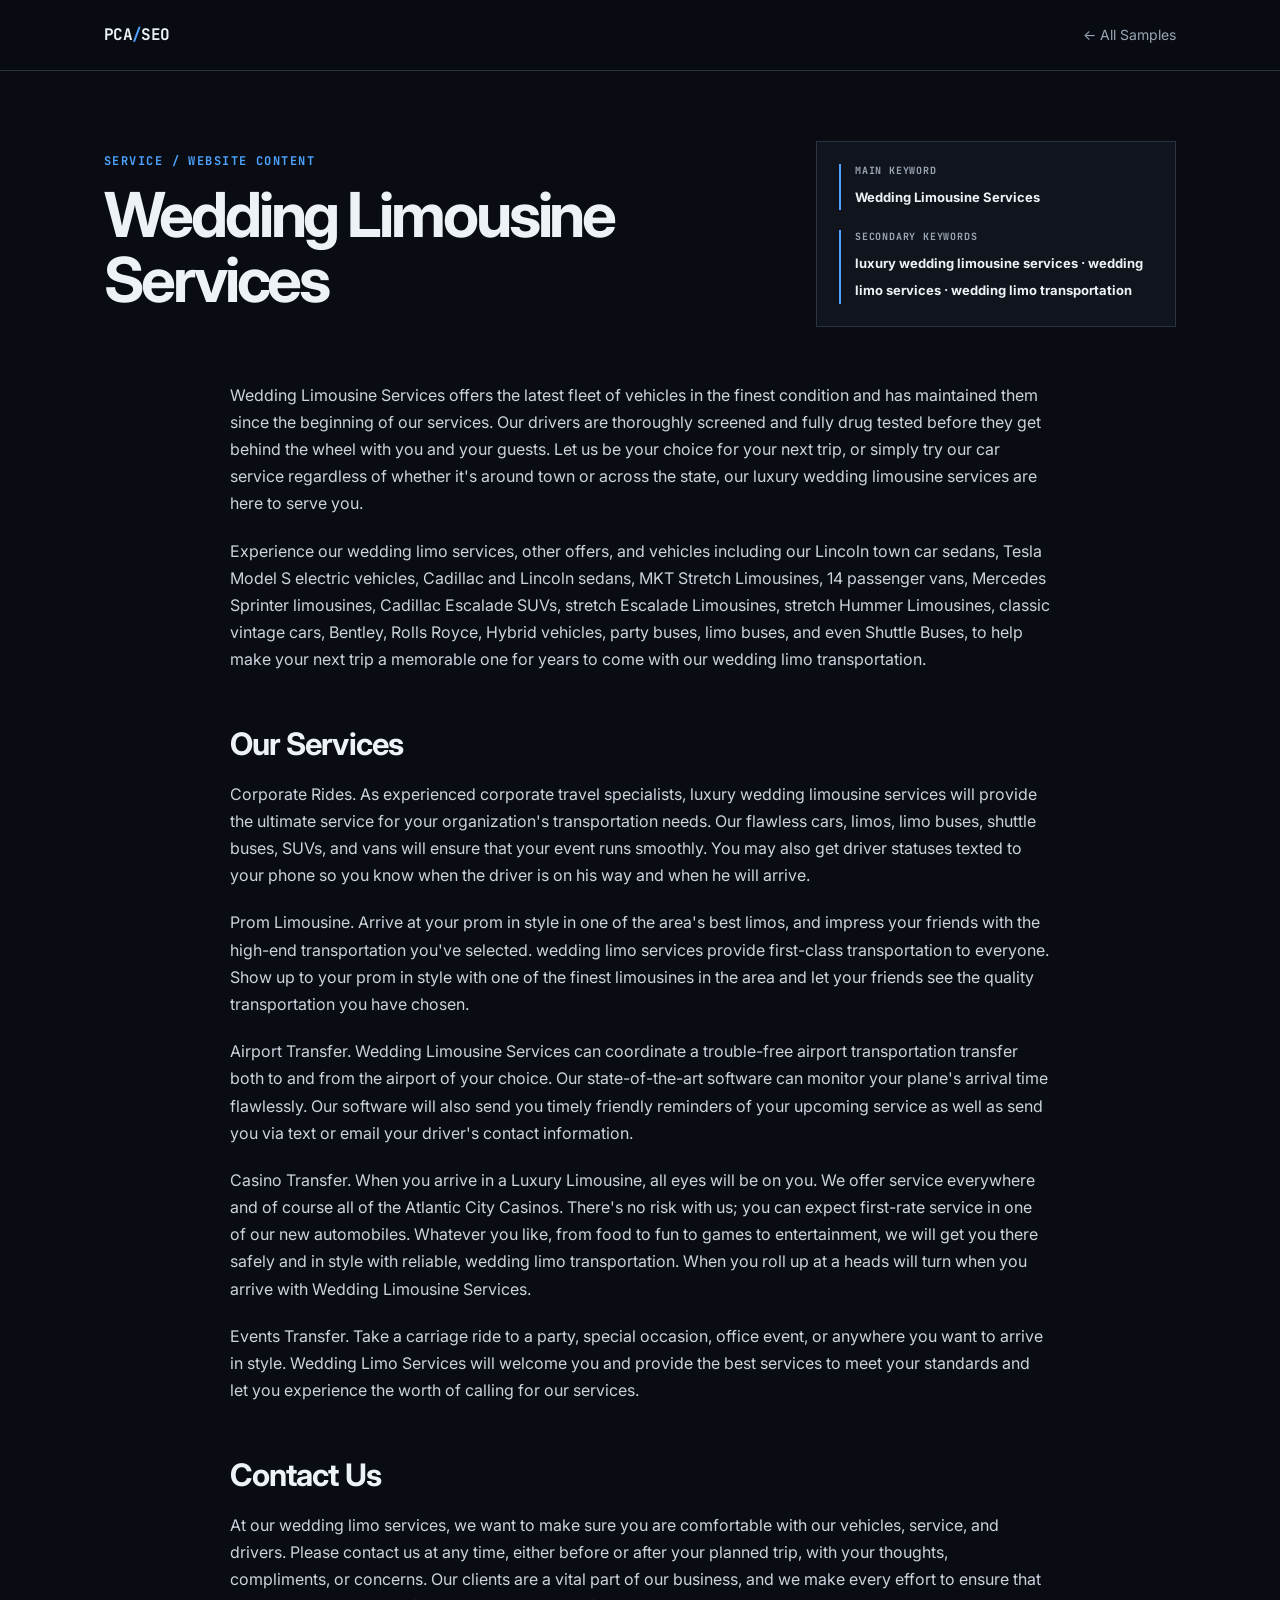
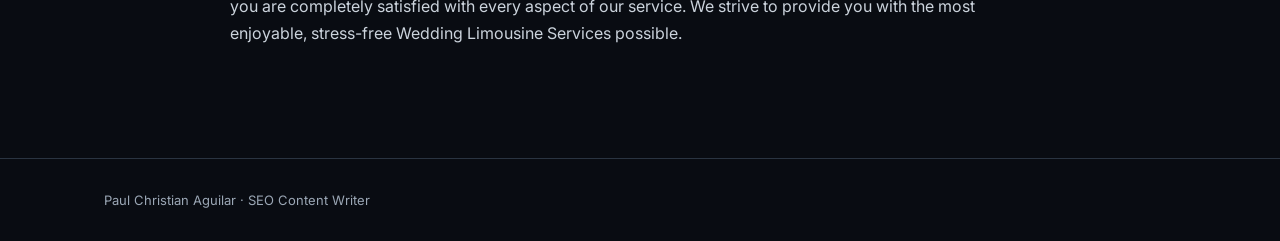
<file: samples/wedding-limousine-services.html>
<!doctype html><html lang="en"><head><meta charset="utf-8"><meta name="viewport" content="width=device-width,initial-scale=1"><title>Wedding Limousine Services | Paul Christian Aguilar</title><meta name="description" content="SEO content writing sample: Wedding Limousine Services."><link rel="stylesheet" href="../style.css"></head><body><header class="site-header"><div class="wrap nav"><a class="brand" href="../index.html">PCA<span>/</span>SEO</a><a href="../index.html#samples">← All Samples</a></div></header><main class="wrap sample-page"><div class="sample-top"><div><p class="eyebrow">Service / Website Content</p><h1>Wedding Limousine Services</h1></div><aside class="seo-box"><div><span>Main keyword</span><strong>Wedding Limousine Services</strong></div><div><span>Secondary keywords</span><strong>luxury wedding limousine services · wedding limo services · wedding limo transportation</strong></div></aside></div><article class="article"><p>Wedding Limousine Services offers the latest fleet of vehicles in the finest condition and has maintained them since the beginning of our services. Our drivers are thoroughly screened and fully drug tested before they get behind the wheel with you and your guests. Let us be your choice for your next trip, or simply try our car service regardless of whether it&#x27;s around town or across the state, our luxury wedding limousine services are here to serve you.</p>
<p>Experience our wedding limo services, other offers, and vehicles including our Lincoln town car sedans, Tesla Model S electric vehicles, Cadillac and Lincoln sedans, MKT Stretch Limousines, 14 passenger vans, Mercedes Sprinter limousines, Cadillac Escalade SUVs, stretch Escalade Limousines, stretch Hummer Limousines, classic vintage cars, Bentley, Rolls Royce, Hybrid vehicles, party buses, limo buses, and even Shuttle Buses, to help make your next trip a memorable one for years to come with our wedding limo transportation.</p>
<h2>Our Services</h2>
<p>Corporate Rides. As experienced corporate travel specialists, luxury wedding limousine services will provide the ultimate service for your organization&#x27;s transportation needs. Our flawless cars, limos, limo buses, shuttle buses, SUVs, and vans will ensure that your event runs smoothly. You may also get driver statuses texted to your phone so you know when the driver is on his way and when he will arrive.</p>
<p>Prom Limousine. Arrive at your prom in style in one of the area&#x27;s best limos, and impress your friends with the high-end transportation you&#x27;ve selected. wedding limo services provide first-class transportation to everyone. Show up to your prom in style with one of the finest limousines in the area and let your friends see the quality transportation you have chosen.</p>
<p>Airport Transfer. Wedding Limousine Services can coordinate a trouble-free airport transportation transfer both to and from the airport of your choice. Our state-of-the-art software can monitor your plane&#x27;s arrival time flawlessly. Our software will also send you timely friendly reminders of your upcoming service as well as send you via text or email your driver&#x27;s contact information.</p>
<p>Casino Transfer. When you arrive in a Luxury Limousine, all eyes will be on you. We offer service everywhere and of course all of the Atlantic City Casinos. There&#x27;s no risk with us; you can expect first-rate service in one of our new automobiles. Whatever you like, from food to fun to games to entertainment, we will get you there safely and in style with reliable, wedding limo transportation. When you roll up at a heads will turn when you arrive with Wedding Limousine Services.</p>
<p>Events Transfer. Take a carriage ride to a party, special occasion, office event, or anywhere you want to arrive in style. Wedding Limo Services will welcome you and provide the best services to meet your standards and let you experience the worth of calling for our services.</p>
<h2>Contact Us</h2>
<p>At our wedding limo services, we want to make sure you are comfortable with our vehicles, service, and drivers. Please contact us at any time, either before or after your planned trip, with your thoughts, compliments, or concerns. Our clients are a vital part of our business, and we make every effort to ensure that you are completely satisfied with every aspect of our service. We strive to provide you with the most enjoyable, stress-free Wedding Limousine Services possible.</p></article></main><footer><div class="wrap">Paul Christian Aguilar · SEO Content Writer</div></footer></body></html>
</file>
<file: style.css>
@import url("https://fonts.googleapis.com/css2?family=Inter:wght@400;500;600;700;800&family=JetBrains+Mono:wght@500;700&display=swap");
:root{--bg:#090c12;--panel:#10151d;--panel2:#141b24;--line:#2a3441;--text:#edf2f7;--muted:#9ba7b5;--accent:#4da3ff;--accent2:#9bc9ff;--max:1120px}*{box-sizing:border-box}html{scroll-behavior:smooth}body{margin:0;background:var(--bg);color:var(--text);font-family:Inter,Arial,sans-serif;line-height:1.7}a{color:inherit;text-decoration:none}.wrap{max-width:var(--max);margin:auto;padding-left:24px;padding-right:24px}.site-header{border-bottom:1px solid var(--line);background:rgba(9,12,18,.94);position:sticky;top:0;z-index:10;backdrop-filter:blur(12px)}.nav{height:70px;display:flex;align-items:center;justify-content:space-between}.nav nav{display:flex;gap:28px}.nav a:not(.brand){color:var(--muted);font-size:14px}.nav a:hover{color:var(--text)}.brand{font-family:"JetBrains Mono",monospace;font-weight:700;letter-spacing:-.04em}.brand span{color:var(--accent)}.hero{min-height:620px;display:grid;grid-template-columns:1.5fr .8fr;align-items:center;gap:70px}.eyebrow{font:700 12px/1.4 "JetBrains Mono",monospace;letter-spacing:.12em;color:var(--accent);text-transform:uppercase}.hero h1{font-size:clamp(42px,6vw,72px);line-height:1.03;letter-spacing:-.055em;max-width:800px;margin:18px 0}.hero-copy{font-size:18px;color:var(--muted);max-width:700px}.actions{display:flex;gap:12px;margin-top:30px}.btn{display:inline-block;border:1px solid var(--line);padding:12px 18px;border-radius:5px;font-weight:600}.btn.primary{background:var(--accent);color:#07111d;border-color:var(--accent)}.hero-panel{border:1px solid var(--line);background:linear-gradient(145deg,var(--panel2),var(--panel));padding:28px;display:grid;gap:18px;box-shadow:0 20px 60px rgba(0,0,0,.3)}.hero-panel span{font:700 11px "JetBrains Mono",monospace;color:var(--muted)}.hero-panel strong{border-top:1px solid var(--line);padding-top:16px}.section{padding-top:90px;padding-bottom:90px}.section.alt{background:#0d1219;border-top:1px solid var(--line);border-bottom:1px solid var(--line)}.section-head{display:flex;justify-content:space-between;gap:40px;align-items:end;margin-bottom:34px}.section h2{font-size:38px;letter-spacing:-.04em;margin:8px 0}.section-head>p{color:var(--muted);max-width:420px}.grid{display:grid;grid-template-columns:repeat(2,1fr);gap:16px}.sample-card{border:1px solid var(--line);background:var(--panel);padding:28px;min-height:230px;display:flex;flex-direction:column;transition:.2s ease}.sample-card:hover{border-color:#526170;transform:translateY(-2px)}.sample-card h3{font-size:24px;line-height:1.2;margin:12px 0}.sample-card p{color:var(--muted);margin:0 0 22px}.sample-card span{color:var(--accent);font-weight:700;margin-top:auto}.card-meta{font:700 10px "JetBrains Mono",monospace;color:var(--muted);text-transform:uppercase;letter-spacing:.1em}.process-grid{display:grid;grid-template-columns:repeat(4,1fr);gap:1px;background:var(--line);border:1px solid var(--line)}.process-grid>div{background:var(--panel);padding:25px}.process-grid span{font:700 12px "JetBrains Mono",monospace;color:var(--accent)}.process-grid h3{margin:16px 0 8px}.process-grid p{color:var(--muted);font-size:14px}.about{display:grid;grid-template-columns:.8fr 1.2fr;gap:80px}.about h2{max-width:420px}.about p{color:var(--muted)}.chips{display:flex;flex-wrap:wrap;gap:8px;margin-top:24px}.chips span{border:1px solid var(--line);padding:7px 10px;border-radius:3px;font:500 11px "JetBrains Mono",monospace;color:#c3cdd8}.sample-page{padding-top:70px;padding-bottom:90px}.sample-top{display:grid;grid-template-columns:1fr 360px;gap:50px;align-items:start;margin-bottom:55px}.sample-top h1{font-size:clamp(40px,5vw,62px);line-height:1.05;letter-spacing:-.05em;margin:12px 0}.seo-box{border:1px solid var(--line);background:var(--panel);padding:22px;display:grid;gap:20px}.seo-box div{border-left:2px solid var(--accent);padding-left:14px}.seo-box span{display:block;font:700 10px "JetBrains Mono",monospace;color:var(--muted);text-transform:uppercase;letter-spacing:.08em;margin-bottom:6px}.seo-box strong{font-size:13px;line-height:1.5}.article{max-width:820px;margin:auto}.article h2{font-size:31px;line-height:1.2;letter-spacing:-.03em;margin:52px 0 18px}.article h3{font-size:21px;line-height:1.3;margin:34px 0 12px}.article p{color:#cbd3dc;margin:0 0 20px}.article ul{padding-left:22px}.article li{color:#cbd3dc;margin:8px 0}.source-link{color:var(--accent);font-weight:600}.sample-note{max-width:820px;margin:55px auto 0;padding:18px;border:1px solid var(--line);color:var(--muted);font-size:12px;background:var(--panel)}footer{border-top:1px solid var(--line);padding:30px 0;color:var(--muted);font-size:13px}@media(max-width:800px){.hero,.about,.sample-top{grid-template-columns:1fr}.hero{padding-top:70px;min-height:auto;padding-bottom:70px}.grid{grid-template-columns:1fr}.process-grid{grid-template-columns:1fr 1fr}.section-head{display:block}.section-head>p{margin-top:15px}.nav nav{gap:12px}.nav nav a{font-size:12px!important}}@media(max-width:520px){.process-grid{grid-template-columns:1fr}.nav{height:62px}.nav nav{display:none}.hero h1{font-size:42px}.sample-top h1{font-size:40px}}
</file>
